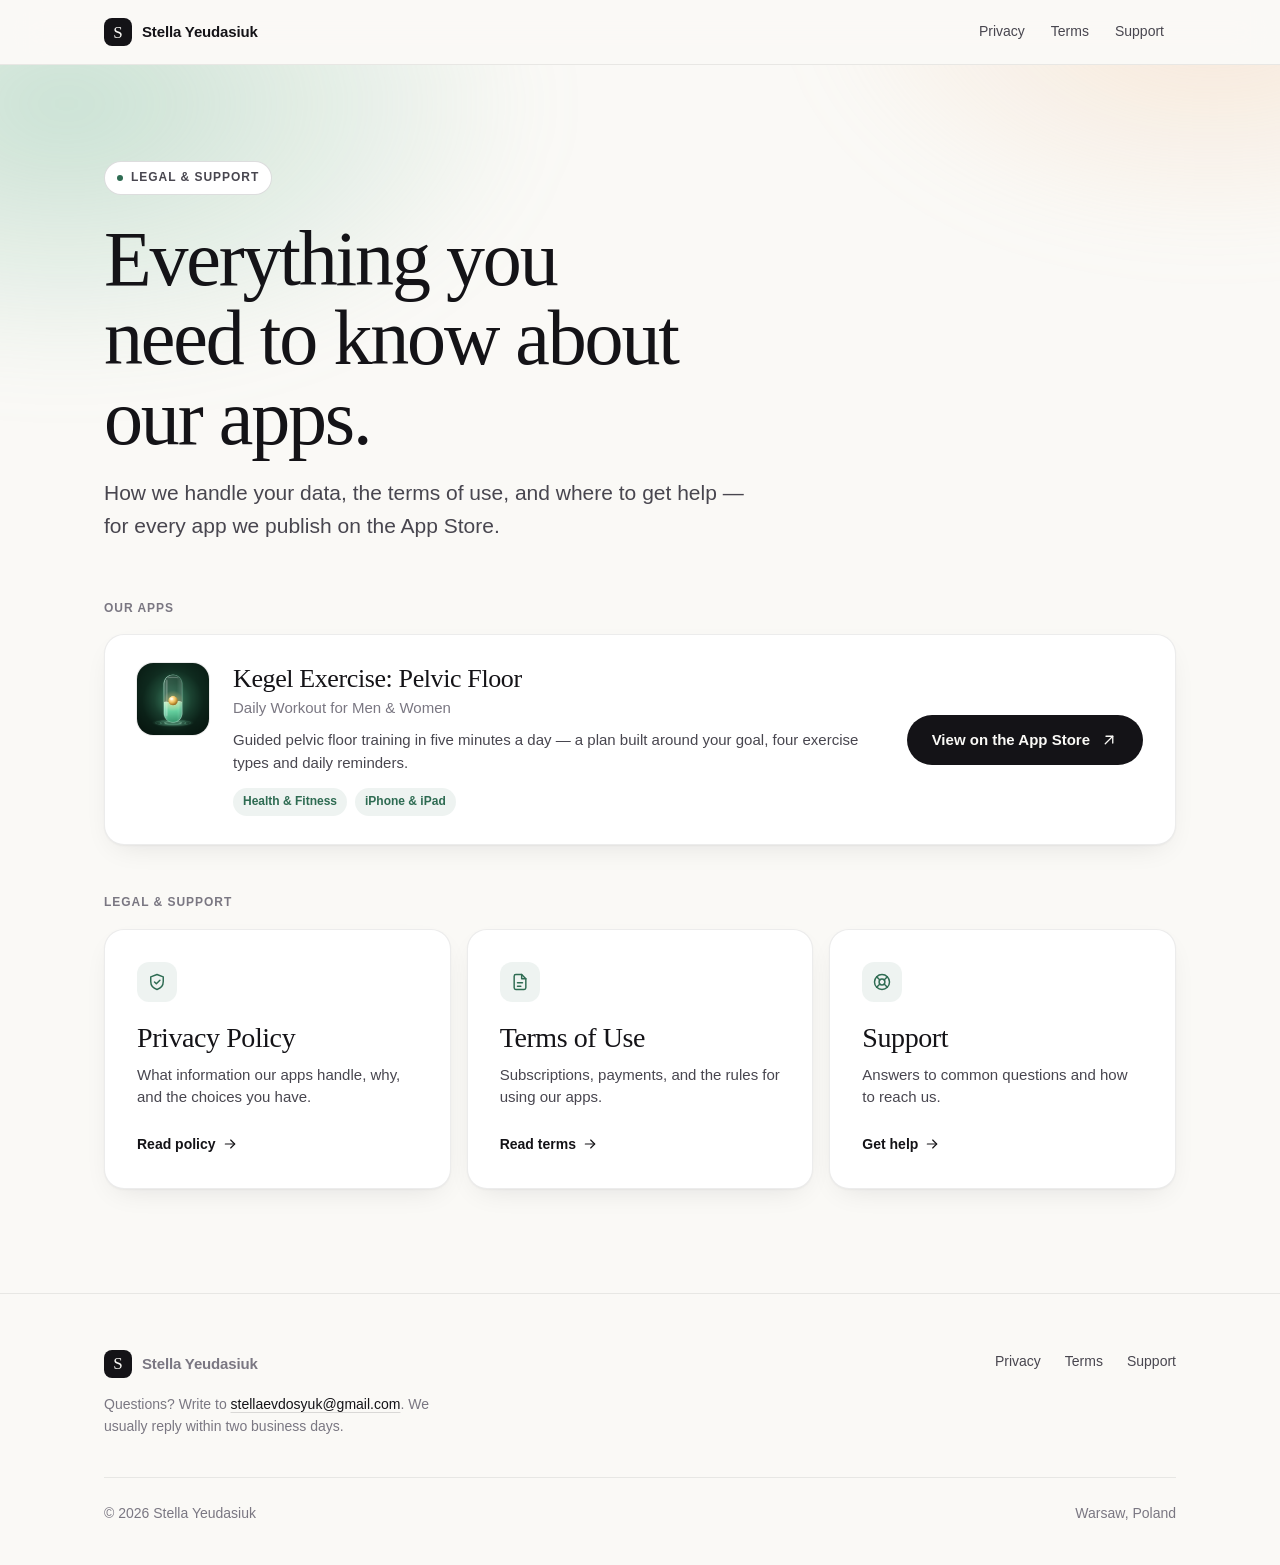
<file: index.html>
<!doctype html>
<html lang="en">
<head>
  <meta charset="utf-8">
  <meta name="viewport" content="width=device-width, initial-scale=1, viewport-fit=cover">
  <title>Stella Yeudasiuk — Legal &amp; Support</title>
  <meta name="description" content="Apps by Stella Yeudasiuk, with the Privacy Policy, Terms of Use and Support for each of them.">
  <link rel="canonical" href="https://stellaevdosyuk.github.io/">
  <meta name="theme-color" content="#faf9f6" media="(prefers-color-scheme: light)">
  <meta name="theme-color" content="#0c0c0e" media="(prefers-color-scheme: dark)">
  <meta property="og:type" content="website">
  <meta property="og:title" content="Stella Yeudasiuk — Legal &amp; Support">
  <meta property="og:description" content="Apps by Stella Yeudasiuk, with the Privacy Policy, Terms of Use and Support for each of them.">
  <meta property="og:url" content="https://stellaevdosyuk.github.io/">
  <link rel="icon" href="/favicon.svg" type="image/svg+xml">
  <link rel="stylesheet" href="/assets/style.css?v=2">
</head>
<body>
  <a class="skip" href="#main">Skip to content</a>

  <header class="nav">
    <div class="wrap nav__inner">
      <a class="brand" href="/" aria-current="page"><span class="brand__mark" aria-hidden="true">S</span><span class="brand__name">Stella Yeudasiuk</span></a>
      <nav class="nav__links" aria-label="Primary">
        <a href="/privacy/">Privacy</a>
        <a href="/terms/">Terms</a>
        <a href="/support/">Support</a>
      </nav>
    </div>
  </header>

  <main id="main">
    <section class="hero">
      <div class="wrap">
        <p class="eyebrow">Legal &amp; Support</p>
        <h1>Everything you need to know about our apps.</h1>
        <p class="lead">How we handle your data, the terms of use, and where to get help — for every app we publish on the App Store.</p>
      </div>
    </section>

    <section class="wrap block block--apps" id="apps" aria-labelledby="apps-title">
      <div class="block__head">
        <h2 class="label" id="apps-title">Our apps</h2>
      </div>
      <ul class="apps">
        <li class="app">
          <img class="app__icon" src="/assets/apps/kegel.png" width="72" height="72" alt="">
          <div class="app__body">
            <h3>Kegel Exercise: Pelvic Floor</h3>
            <p class="app__tagline">Daily Workout for Men &amp; Women</p>
            <p>Guided pelvic floor training in five minutes a day — a plan built around your goal, four exercise types and daily reminders.</p>
            <ul class="app__meta">
              <li>Health &amp; Fitness</li>
              <li>iPhone &amp; iPad</li>
            </ul>
          </div>
          <a class="btn btn--primary app__cta" href="https://apps.apple.com/app/id6812424053" aria-label="Kegel Exercise: Pelvic Floor on the App Store">
            View on the App Store
            <svg class="icon" viewBox="0 0 24 24" aria-hidden="true"><path d="M7 17L17 7"/><path d="M8 7h9v9"/></svg>
          </a>
        </li>
      </ul>
    </section>

    <section class="wrap block closing" aria-labelledby="pages-title">
      <div class="block__head">
        <h2 class="label" id="pages-title">Legal &amp; support</h2>
      </div>
      <div class="cards cards--3 cards--large">
        <a class="card" href="/privacy/">
          <div class="card__icon"><svg class="icon" viewBox="0 0 24 24" aria-hidden="true"><path d="M12 3l7.5 2.8v5.7c0 4.6-3.2 8.2-7.5 9.5-4.3-1.3-7.5-4.9-7.5-9.5V5.8L12 3z"/><path d="M9 12l2.2 2.2L15.5 10"/></svg></div>
          <h3>Privacy Policy</h3>
          <p>What information our apps handle, why, and the choices you have.</p>
          <span class="card__more">Read policy <svg class="icon" viewBox="0 0 24 24" aria-hidden="true"><path d="M5 12h14"/><path d="M13 6l6 6-6 6"/></svg></span>
        </a>
        <a class="card" href="/terms/">
          <div class="card__icon"><svg class="icon" viewBox="0 0 24 24" aria-hidden="true"><path d="M14 3H7a2 2 0 0 0-2 2v14a2 2 0 0 0 2 2h10a2 2 0 0 0 2-2V8l-5-5z"/><path d="M14 3v5h5"/><path d="M9 13h6"/><path d="M9 17h4"/></svg></div>
          <h3>Terms of Use</h3>
          <p>Subscriptions, payments, and the rules for using our apps.</p>
          <span class="card__more">Read terms <svg class="icon" viewBox="0 0 24 24" aria-hidden="true"><path d="M5 12h14"/><path d="M13 6l6 6-6 6"/></svg></span>
        </a>
        <a class="card" href="/support/">
          <div class="card__icon"><svg class="icon" viewBox="0 0 24 24" aria-hidden="true"><circle cx="12" cy="12" r="9"/><circle cx="12" cy="12" r="3.5"/><path d="M5.6 5.6l3.9 3.9"/><path d="M14.5 14.5l3.9 3.9"/><path d="M18.4 5.6l-3.9 3.9"/><path d="M9.5 14.5l-3.9 3.9"/></svg></div>
          <h3>Support</h3>
          <p>Answers to common questions and how to reach us.</p>
          <span class="card__more">Get help <svg class="icon" viewBox="0 0 24 24" aria-hidden="true"><path d="M5 12h14"/><path d="M13 6l6 6-6 6"/></svg></span>
        </a>
      </div>
    </section>
  </main>

  <footer class="footer">
    <div class="wrap">
      <div class="footer__top">
        <div>
          <a class="brand" href="/"><span class="brand__mark" aria-hidden="true">S</span><span class="brand__name">Stella Yeudasiuk</span></a>
          <p class="footer__note">Questions? Write to <a href="mailto:stellaevdosyuk@gmail.com">stellaevdosyuk@gmail.com</a>. We usually reply within two business days.</p>
        </div>
        <nav class="footer__links" aria-label="Footer">
          <a href="/privacy/">Privacy</a>
          <a href="/terms/">Terms</a>
          <a href="/support/">Support</a>
        </nav>
      </div>
      <div class="footer__bottom">
        <span>© 2026 Stella Yeudasiuk</span>
        <span>Warsaw, Poland</span>
      </div>
    </div>
  </footer>
</body>
</html>
</file>
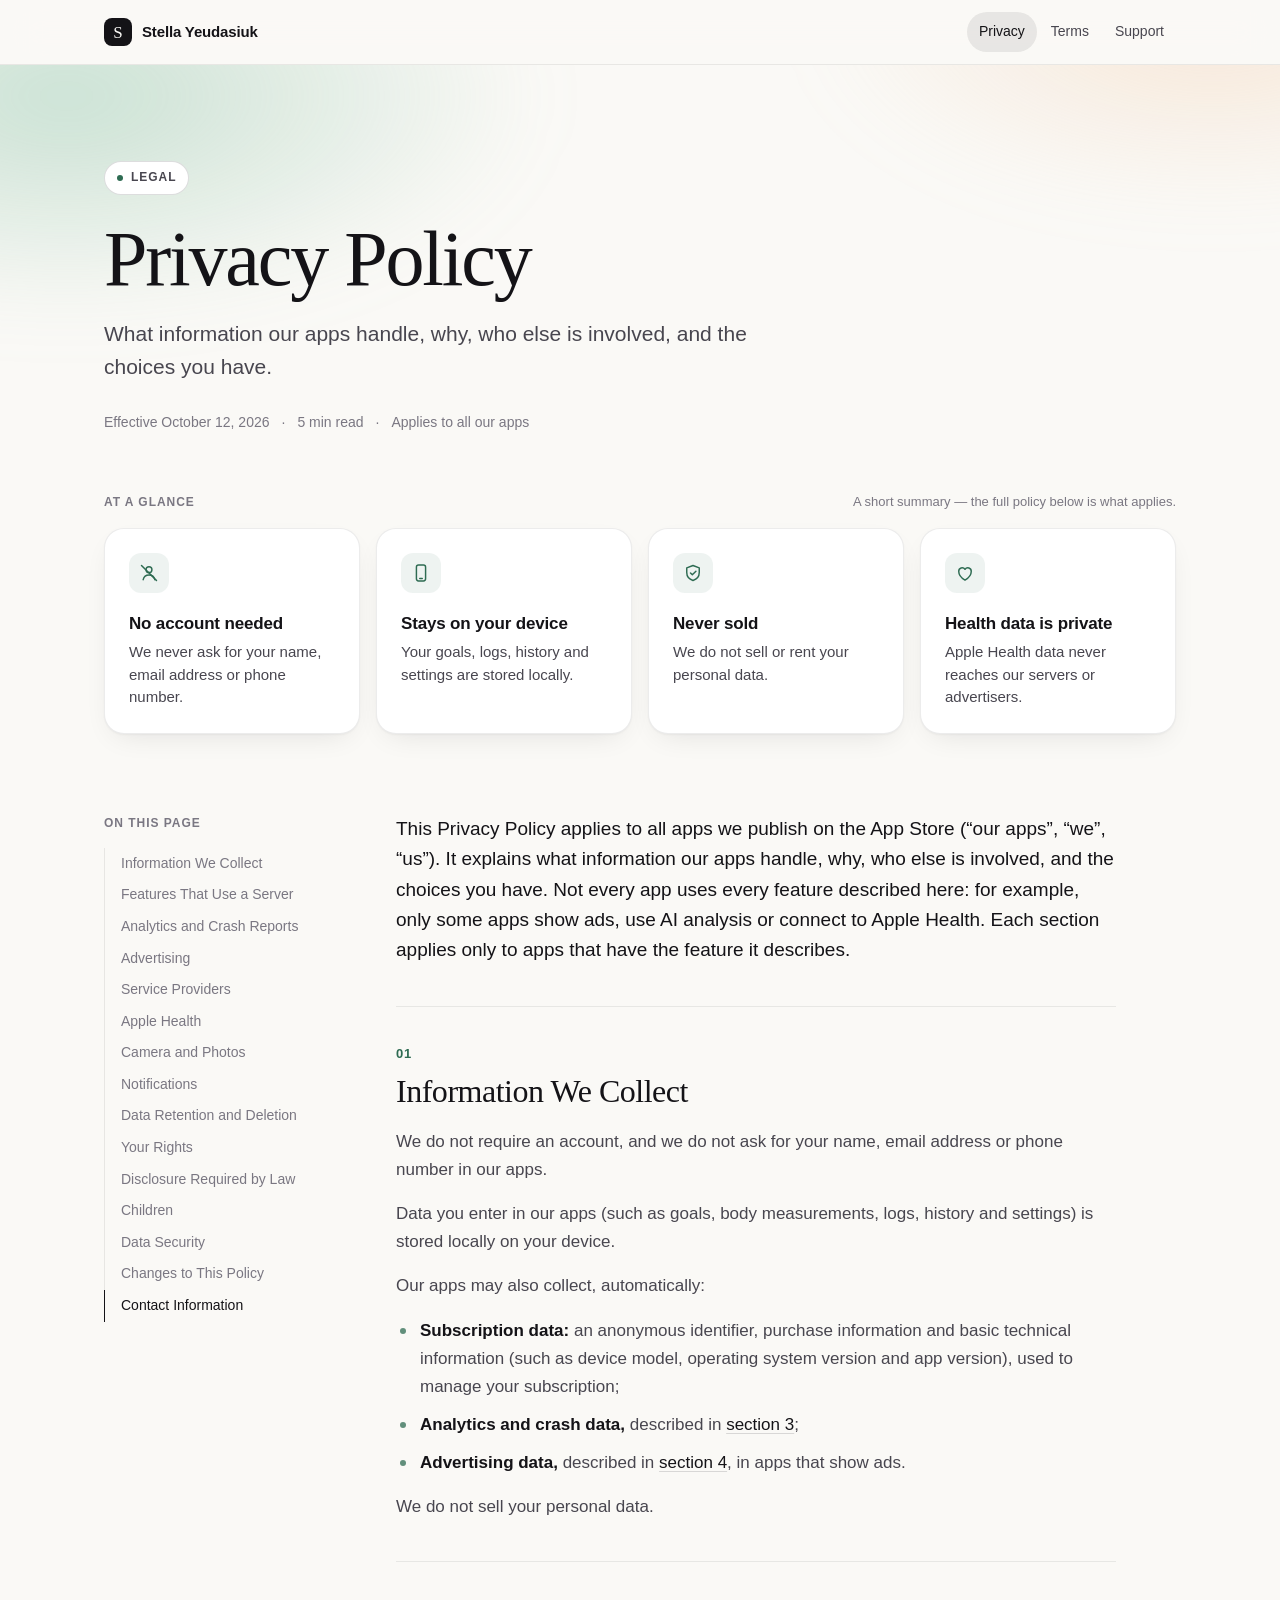
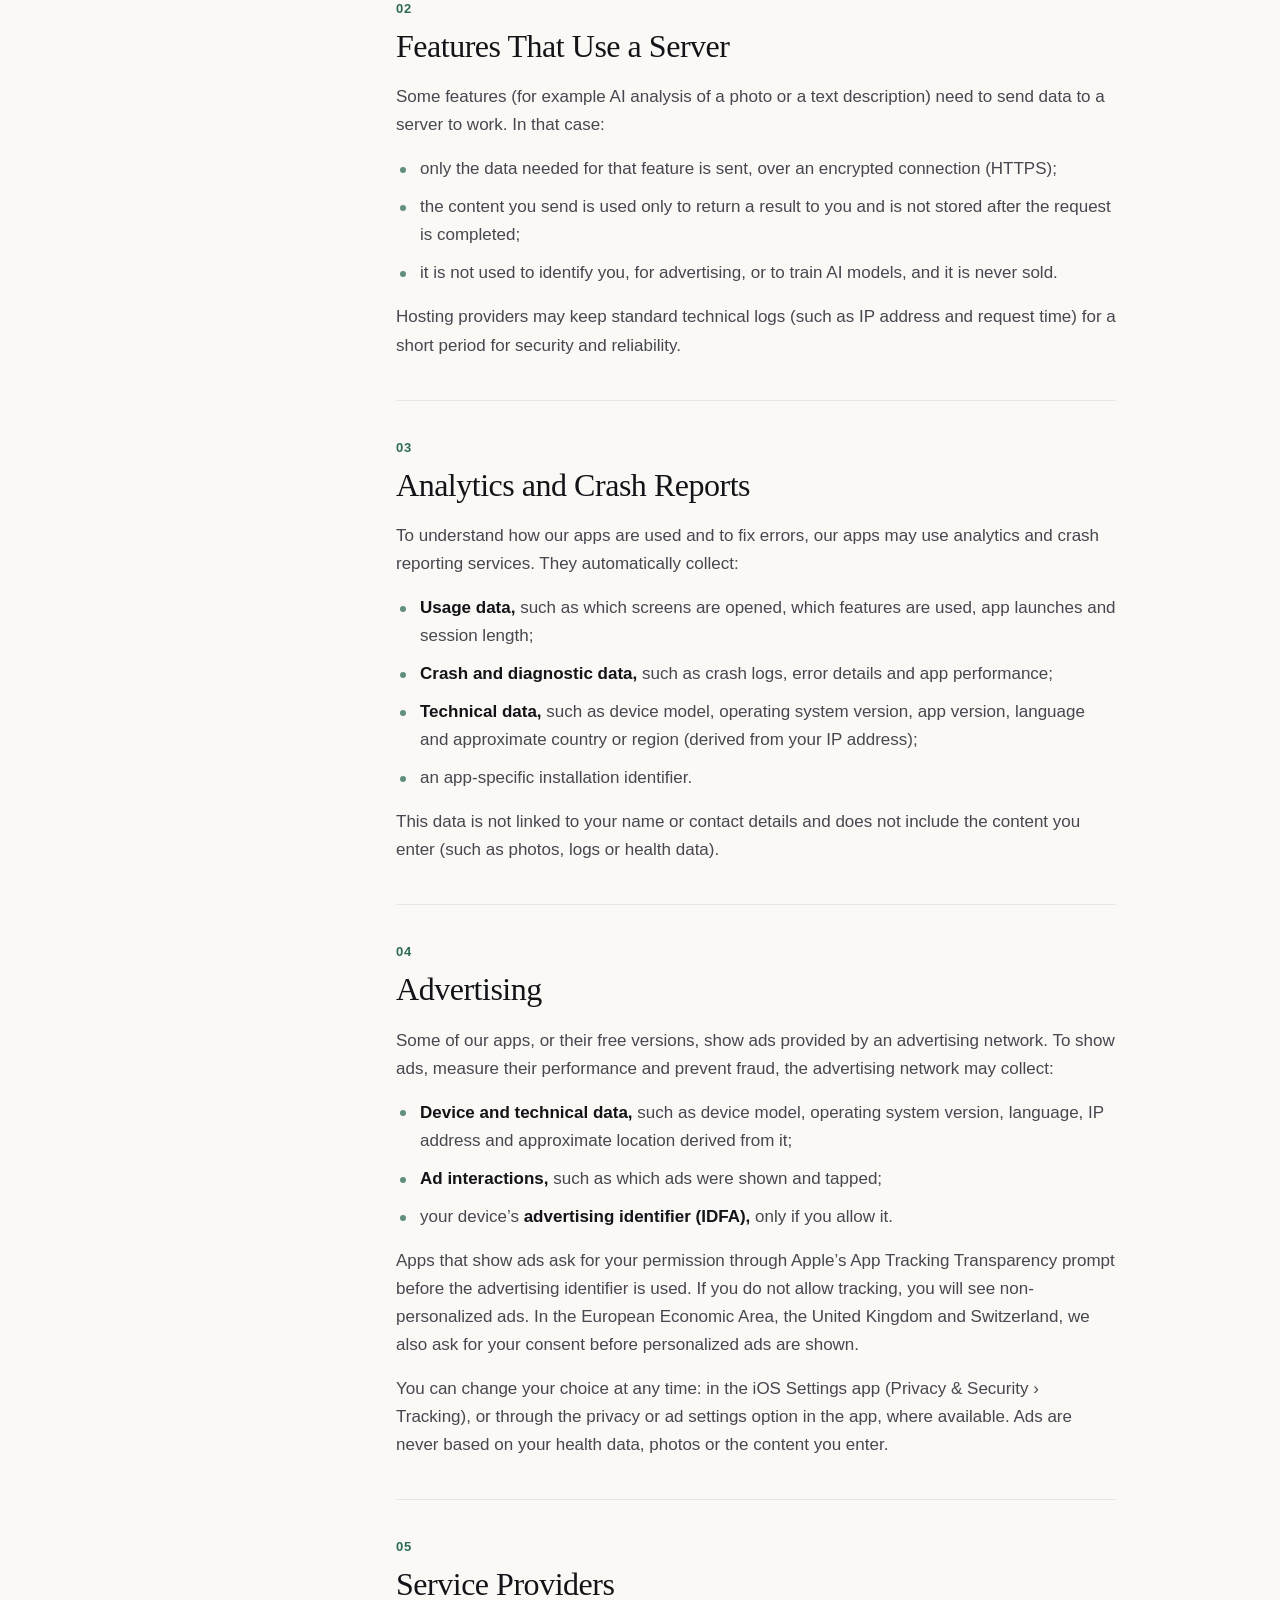
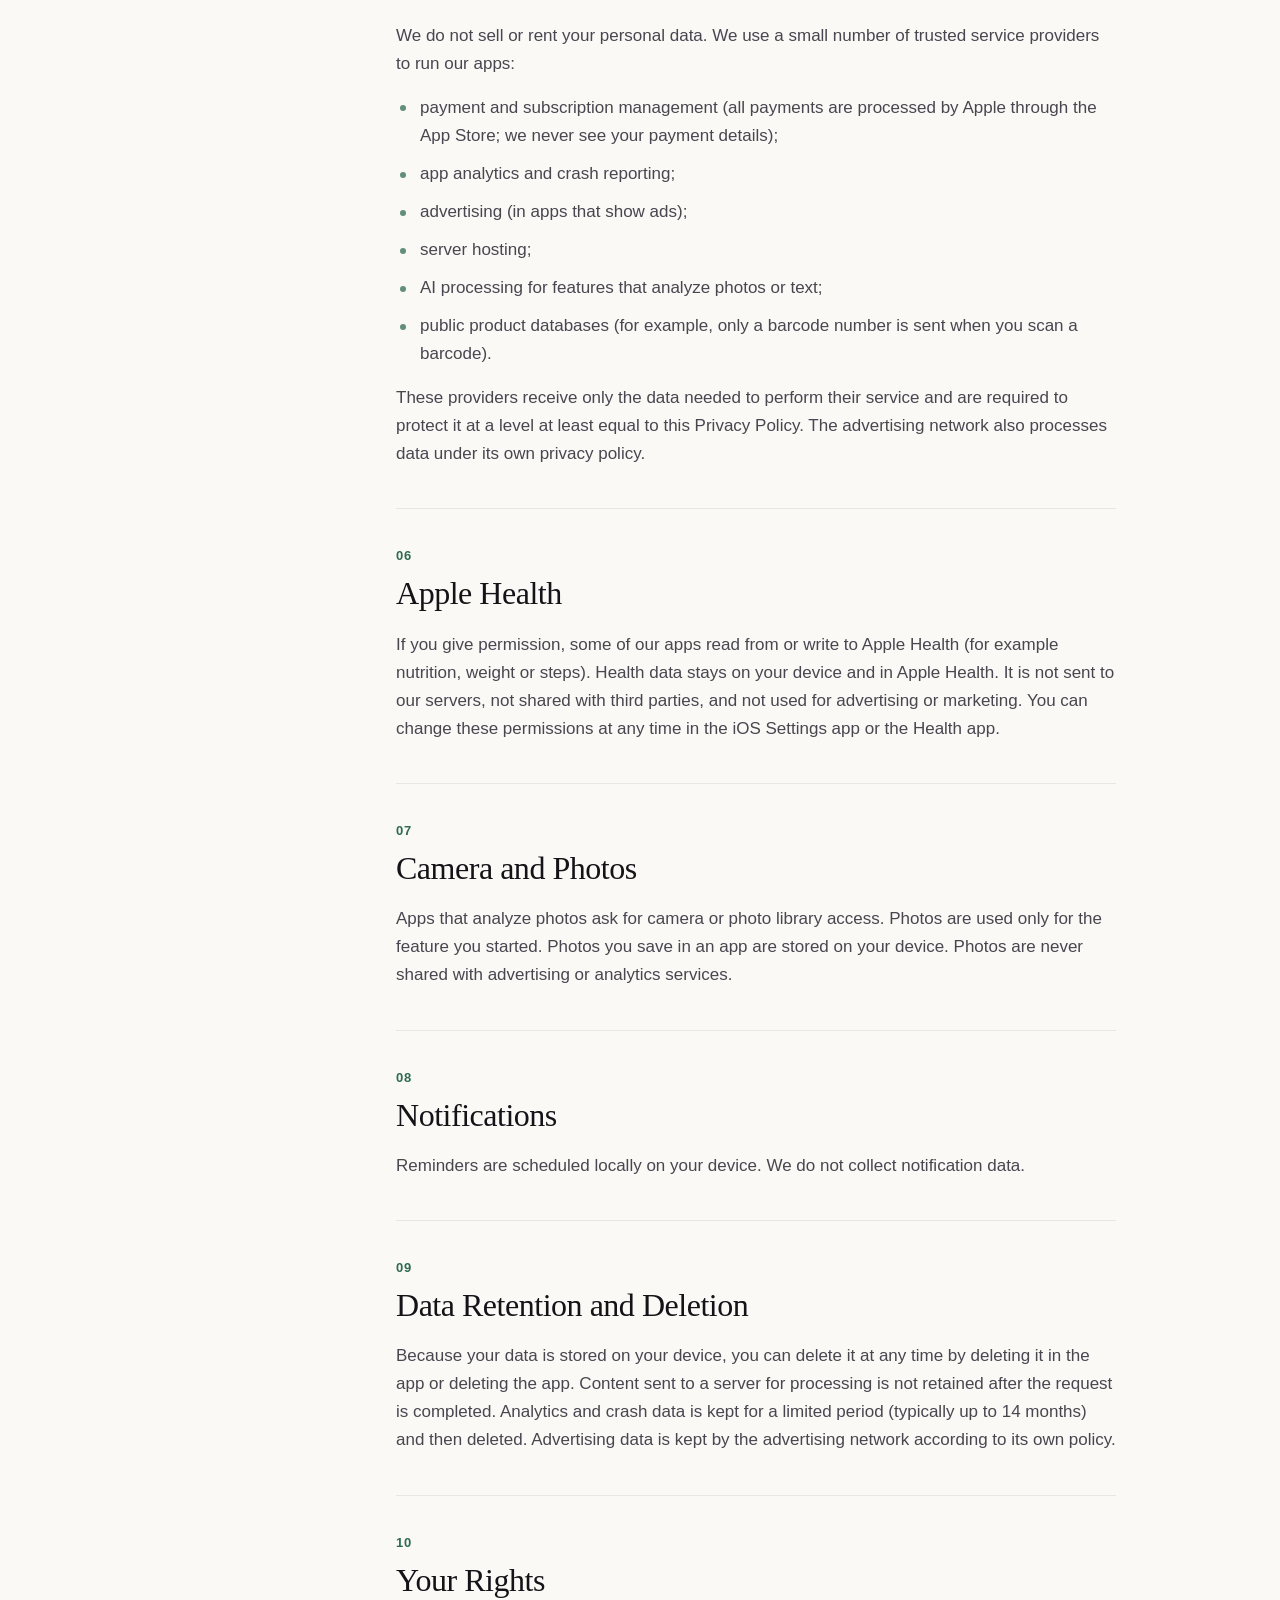
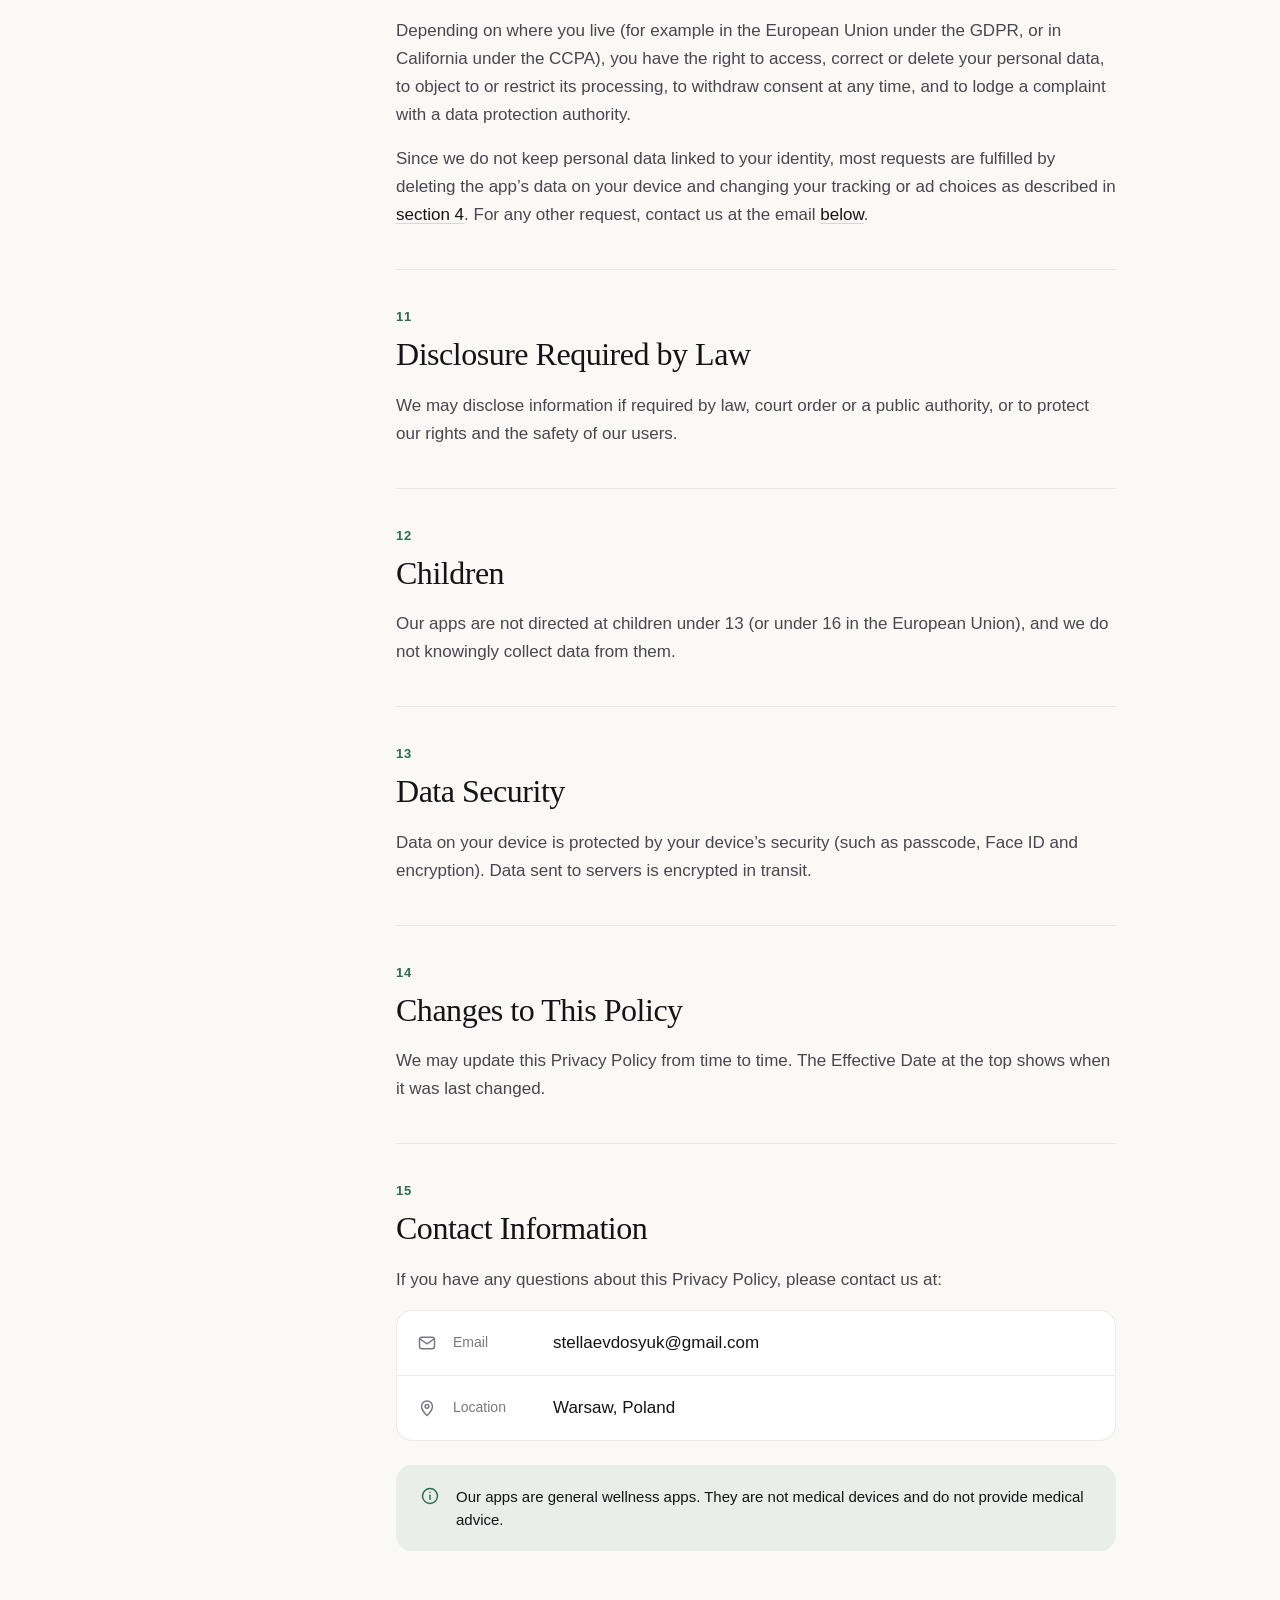
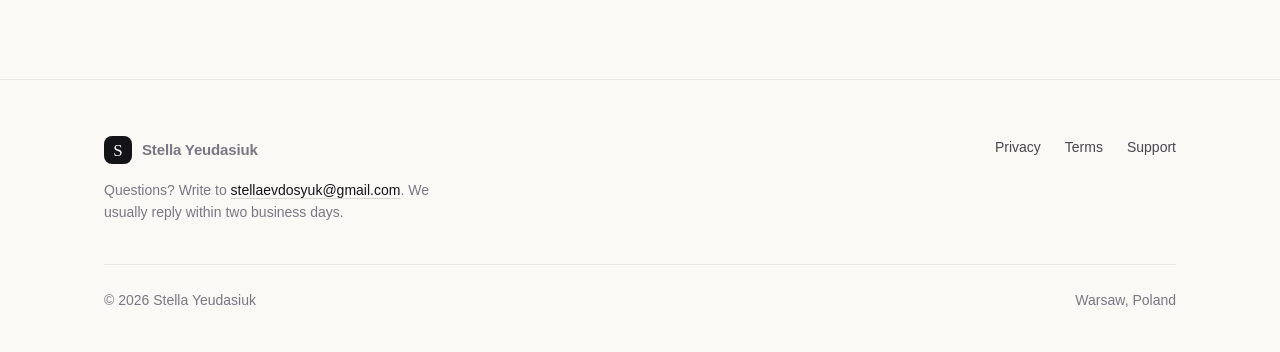
<file: privacy/index.html>
<!doctype html>
<html lang="en">
<head>
  <meta charset="utf-8">
  <meta name="viewport" content="width=device-width, initial-scale=1, viewport-fit=cover">
  <title>Privacy Policy — Stella Yeudasiuk</title>
  <meta name="description" content="What information our apps handle, why, who else is involved, and the choices you have.">
  <link rel="canonical" href="https://stellaevdosyuk.github.io/privacy/">
  <meta name="theme-color" content="#faf9f6" media="(prefers-color-scheme: light)">
  <meta name="theme-color" content="#0c0c0e" media="(prefers-color-scheme: dark)">
  <meta property="og:type" content="website">
  <meta property="og:title" content="Privacy Policy">
  <meta property="og:description" content="What information our apps handle, why, who else is involved, and the choices you have.">
  <meta property="og:url" content="https://stellaevdosyuk.github.io/privacy/">
  <link rel="icon" href="/favicon.svg" type="image/svg+xml">
  <link rel="stylesheet" href="/assets/style.css?v=2">
  <script src="/assets/site.js?v=2" defer></script>
</head>
<body>
  <a class="skip" href="#main">Skip to content</a>
  <div class="progress" aria-hidden="true"><span></span></div>

  <header class="nav">
    <div class="wrap nav__inner">
      <a class="brand" href="/"><span class="brand__mark" aria-hidden="true">S</span><span class="brand__name">Stella Yeudasiuk</span></a>
      <nav class="nav__links" aria-label="Primary">
        <a href="/privacy/" aria-current="page">Privacy</a>
        <a href="/terms/">Terms</a>
        <a href="/support/">Support</a>
      </nav>
    </div>
  </header>

  <main id="main">
    <section class="hero">
      <div class="wrap">
        <p class="eyebrow">Legal</p>
        <h1>Privacy Policy</h1>
        <p class="lead">What information our apps handle, why, who else is involved, and the choices you have.</p>
        <ul class="meta">
          <li>Effective October 12, 2026</li>
          <li>5 min read</li>
          <li>Applies to all our apps</li>
        </ul>
      </div>
    </section>

    <section class="wrap block" aria-labelledby="glance">
      <div class="block__head">
        <h2 class="label" id="glance">At a glance</h2>
        <p class="block__note">A short summary — the full policy below is what applies.</p>
      </div>
      <div class="cards">
        <div class="card">
          <div class="card__icon"><svg class="icon" viewBox="0 0 24 24" aria-hidden="true"><circle cx="12" cy="8" r="3.5"/><path d="M5 20c.8-3.5 3.6-5.5 7-5.5s6.2 2 7 5.5"/><path d="M3 3l18 18"/></svg></div>
          <h3>No account needed</h3>
          <p>We never ask for your name, email address or phone number.</p>
        </div>
        <div class="card">
          <div class="card__icon"><svg class="icon" viewBox="0 0 24 24" aria-hidden="true"><rect x="6.5" y="2.5" width="11" height="19" rx="2.5"/><path d="M10.5 18.5h3"/></svg></div>
          <h3>Stays on your device</h3>
          <p>Your goals, logs, history and settings are stored locally.</p>
        </div>
        <div class="card">
          <div class="card__icon"><svg class="icon" viewBox="0 0 24 24" aria-hidden="true"><path d="M12 3l7.5 2.8v5.7c0 4.6-3.2 8.2-7.5 9.5-4.3-1.3-7.5-4.9-7.5-9.5V5.8L12 3z"/><path d="M9 12l2.2 2.2L15.5 10"/></svg></div>
          <h3>Never sold</h3>
          <p>We do not sell or rent your personal data.</p>
        </div>
        <div class="card">
          <div class="card__icon"><svg class="icon" viewBox="0 0 24 24" aria-hidden="true"><path d="M12 20.5s-7.5-4.6-7.5-10.4A4.1 4.1 0 0 1 12 7.6a4.1 4.1 0 0 1 7.5 2.5c0 5.8-7.5 10.4-7.5 10.4z"/></svg></div>
          <h3>Health data is private</h3>
          <p>Apple Health data never reaches our servers or advertisers.</p>
        </div>
      </div>
    </section>

    <div class="wrap doc">
      <details class="toc">
        <summary>On this page</summary>
        <ol>
          <li><a href="#information-we-collect">Information We Collect</a></li>
          <li><a href="#server-features">Features That Use a Server</a></li>
          <li><a href="#analytics">Analytics and Crash Reports</a></li>
          <li><a href="#advertising">Advertising</a></li>
          <li><a href="#service-providers">Service Providers</a></li>
          <li><a href="#apple-health">Apple Health</a></li>
          <li><a href="#camera-and-photos">Camera and Photos</a></li>
          <li><a href="#notifications">Notifications</a></li>
          <li><a href="#retention">Data Retention and Deletion</a></li>
          <li><a href="#your-rights">Your Rights</a></li>
          <li><a href="#disclosure">Disclosure Required by Law</a></li>
          <li><a href="#children">Children</a></li>
          <li><a href="#security">Data Security</a></li>
          <li><a href="#changes">Changes to This Policy</a></li>
          <li><a href="#contact">Contact Information</a></li>
        </ol>
      </details>

      <article class="prose">
        <p class="intro">This Privacy Policy applies to all apps we publish on the App Store (“our apps”, “we”, “us”). It explains what information our apps handle, why, who else is involved, and the choices you have. Not every app uses every feature described here: for example, only some apps show ads, use AI analysis or connect to Apple Health. Each section applies only to apps that have the feature it describes.</p>

        <section id="information-we-collect">
          <h2><span class="num">01</span>Information We Collect</h2>
          <p>We do not require an account, and we do not ask for your name, email address or phone number in our apps.</p>
          <p>Data you enter in our apps (such as goals, body measurements, logs, history and settings) is stored locally on your device.</p>
          <p>Our apps may also collect, automatically:</p>
          <ul>
            <li><strong>Subscription data:</strong> an anonymous identifier, purchase information and basic technical information (such as device model, operating system version and app version), used to manage your subscription;</li>
            <li><strong>Analytics and crash data,</strong> described in <a href="#analytics">section 3</a>;</li>
            <li><strong>Advertising data,</strong> described in <a href="#advertising">section 4</a>, in apps that show ads.</li>
          </ul>
          <p>We do not sell your personal data.</p>
        </section>

        <section id="server-features">
          <h2><span class="num">02</span>Features That Use a Server</h2>
          <p>Some features (for example AI analysis of a photo or a text description) need to send data to a server to work. In that case:</p>
          <ul>
            <li>only the data needed for that feature is sent, over an encrypted connection (HTTPS);</li>
            <li>the content you send is used only to return a result to you and is not stored after the request is completed;</li>
            <li>it is not used to identify you, for advertising, or to train AI models, and it is never sold.</li>
          </ul>
          <p>Hosting providers may keep standard technical logs (such as IP address and request time) for a short period for security and reliability.</p>
        </section>

        <section id="analytics">
          <h2><span class="num">03</span>Analytics and Crash Reports</h2>
          <p>To understand how our apps are used and to fix errors, our apps may use analytics and crash reporting services. They automatically collect:</p>
          <ul>
            <li><strong>Usage data,</strong> such as which screens are opened, which features are used, app launches and session length;</li>
            <li><strong>Crash and diagnostic data,</strong> such as crash logs, error details and app performance;</li>
            <li><strong>Technical data,</strong> such as device model, operating system version, app version, language and approximate country or region (derived from your IP address);</li>
            <li>an app-specific installation identifier.</li>
          </ul>
          <p>This data is not linked to your name or contact details and does not include the content you enter (such as photos, logs or health data).</p>
        </section>

        <section id="advertising">
          <h2><span class="num">04</span>Advertising</h2>
          <p>Some of our apps, or their free versions, show ads provided by an advertising network. To show ads, measure their performance and prevent fraud, the advertising network may collect:</p>
          <ul>
            <li><strong>Device and technical data,</strong> such as device model, operating system version, language, IP address and approximate location derived from it;</li>
            <li><strong>Ad interactions,</strong> such as which ads were shown and tapped;</li>
            <li>your device’s <strong>advertising identifier (IDFA),</strong> only if you allow it.</li>
          </ul>
          <p>Apps that show ads ask for your permission through Apple’s App Tracking Transparency prompt before the advertising identifier is used. If you do not allow tracking, you will see non-personalized ads. In the European Economic Area, the United Kingdom and Switzerland, we also ask for your consent before personalized ads are shown.</p>
          <p>You can change your choice at any time: in the iOS Settings app (Privacy &amp; Security › Tracking), or through the privacy or ad settings option in the app, where available. Ads are never based on your health data, photos or the content you enter.</p>
        </section>

        <section id="service-providers">
          <h2><span class="num">05</span>Service Providers</h2>
          <p>We do not sell or rent your personal data. We use a small number of trusted service providers to run our apps:</p>
          <ul>
            <li>payment and subscription management (all payments are processed by Apple through the App Store; we never see your payment details);</li>
            <li>app analytics and crash reporting;</li>
            <li>advertising (in apps that show ads);</li>
            <li>server hosting;</li>
            <li>AI processing for features that analyze photos or text;</li>
            <li>public product databases (for example, only a barcode number is sent when you scan a barcode).</li>
          </ul>
          <p>These providers receive only the data needed to perform their service and are required to protect it at a level at least equal to this Privacy Policy. The advertising network also processes data under its own privacy policy.</p>
        </section>

        <section id="apple-health">
          <h2><span class="num">06</span>Apple Health</h2>
          <p>If you give permission, some of our apps read from or write to Apple Health (for example nutrition, weight or steps). Health data stays on your device and in Apple Health. It is not sent to our servers, not shared with third parties, and not used for advertising or marketing. You can change these permissions at any time in the iOS Settings app or the Health app.</p>
        </section>

        <section id="camera-and-photos">
          <h2><span class="num">07</span>Camera and Photos</h2>
          <p>Apps that analyze photos ask for camera or photo library access. Photos are used only for the feature you started. Photos you save in an app are stored on your device. Photos are never shared with advertising or analytics services.</p>
        </section>

        <section id="notifications">
          <h2><span class="num">08</span>Notifications</h2>
          <p>Reminders are scheduled locally on your device. We do not collect notification data.</p>
        </section>

        <section id="retention">
          <h2><span class="num">09</span>Data Retention and Deletion</h2>
          <p>Because your data is stored on your device, you can delete it at any time by deleting it in the app or deleting the app. Content sent to a server for processing is not retained after the request is completed. Analytics and crash data is kept for a limited period (typically up to 14 months) and then deleted. Advertising data is kept by the advertising network according to its own policy.</p>
        </section>

        <section id="your-rights">
          <h2><span class="num">10</span>Your Rights</h2>
          <p>Depending on where you live (for example in the European Union under the GDPR, or in California under the CCPA), you have the right to access, correct or delete your personal data, to object to or restrict its processing, to withdraw consent at any time, and to lodge a complaint with a data protection authority.</p>
          <p>Since we do not keep personal data linked to your identity, most requests are fulfilled by deleting the app’s data on your device and changing your tracking or ad choices as described in <a href="#advertising">section 4</a>. For any other request, contact us at the email <a href="#contact">below</a>.</p>
        </section>

        <section id="disclosure">
          <h2><span class="num">11</span>Disclosure Required by Law</h2>
          <p>We may disclose information if required by law, court order or a public authority, or to protect our rights and the safety of our users.</p>
        </section>

        <section id="children">
          <h2><span class="num">12</span>Children</h2>
          <p>Our apps are not directed at children under 13 (or under 16 in the European Union), and we do not knowingly collect data from them.</p>
        </section>

        <section id="security">
          <h2><span class="num">13</span>Data Security</h2>
          <p>Data on your device is protected by your device’s security (such as passcode, Face ID and encryption). Data sent to servers is encrypted in transit.</p>
        </section>

        <section id="changes">
          <h2><span class="num">14</span>Changes to This Policy</h2>
          <p>We may update this Privacy Policy from time to time. The Effective Date at the top shows when it was last changed.</p>
        </section>

        <section id="contact">
          <h2><span class="num">15</span>Contact Information</h2>
          <p>If you have any questions about this Privacy Policy, please contact us at:</p>
          <div class="contact">
            <div class="contact__row">
              <svg class="icon" viewBox="0 0 24 24" aria-hidden="true"><rect x="3" y="5" width="18" height="14" rx="3"/><path d="M4 7.5l8 5.5 8-5.5"/></svg>
              <span class="contact__label">Email</span>
              <a class="contact__value" href="mailto:stellaevdosyuk@gmail.com">stellaevdosyuk@gmail.com</a>
            </div>
            <div class="contact__row">
              <svg class="icon" viewBox="0 0 24 24" aria-hidden="true"><path d="M12 21s-6.5-5.6-6.5-11a6.5 6.5 0 0 1 13 0c0 5.4-6.5 11-6.5 11z"/><circle cx="12" cy="10" r="2.3"/></svg>
              <span class="contact__label">Location</span>
              <span class="contact__value">Warsaw, Poland</span>
            </div>
          </div>
          <div class="callout">
            <svg class="icon" viewBox="0 0 24 24" aria-hidden="true"><circle cx="12" cy="12" r="9"/><path d="M12 11v5"/><path d="M12 7.5h.01"/></svg>
            <p>Our apps are general wellness apps. They are not medical devices and do not provide medical advice.</p>
          </div>
        </section>
      </article>
    </div>
  </main>

  <footer class="footer">
    <div class="wrap">
      <div class="footer__top">
        <div>
          <a class="brand" href="/"><span class="brand__mark" aria-hidden="true">S</span><span class="brand__name">Stella Yeudasiuk</span></a>
          <p class="footer__note">Questions? Write to <a href="mailto:stellaevdosyuk@gmail.com">stellaevdosyuk@gmail.com</a>. We usually reply within two business days.</p>
        </div>
        <nav class="footer__links" aria-label="Footer">
          <a href="/privacy/">Privacy</a>
          <a href="/terms/">Terms</a>
          <a href="/support/">Support</a>
        </nav>
      </div>
      <div class="footer__bottom">
        <span>© 2026 Stella Yeudasiuk</span>
        <span>Warsaw, Poland</span>
      </div>
    </div>
  </footer>
</body>
</html>
</file>
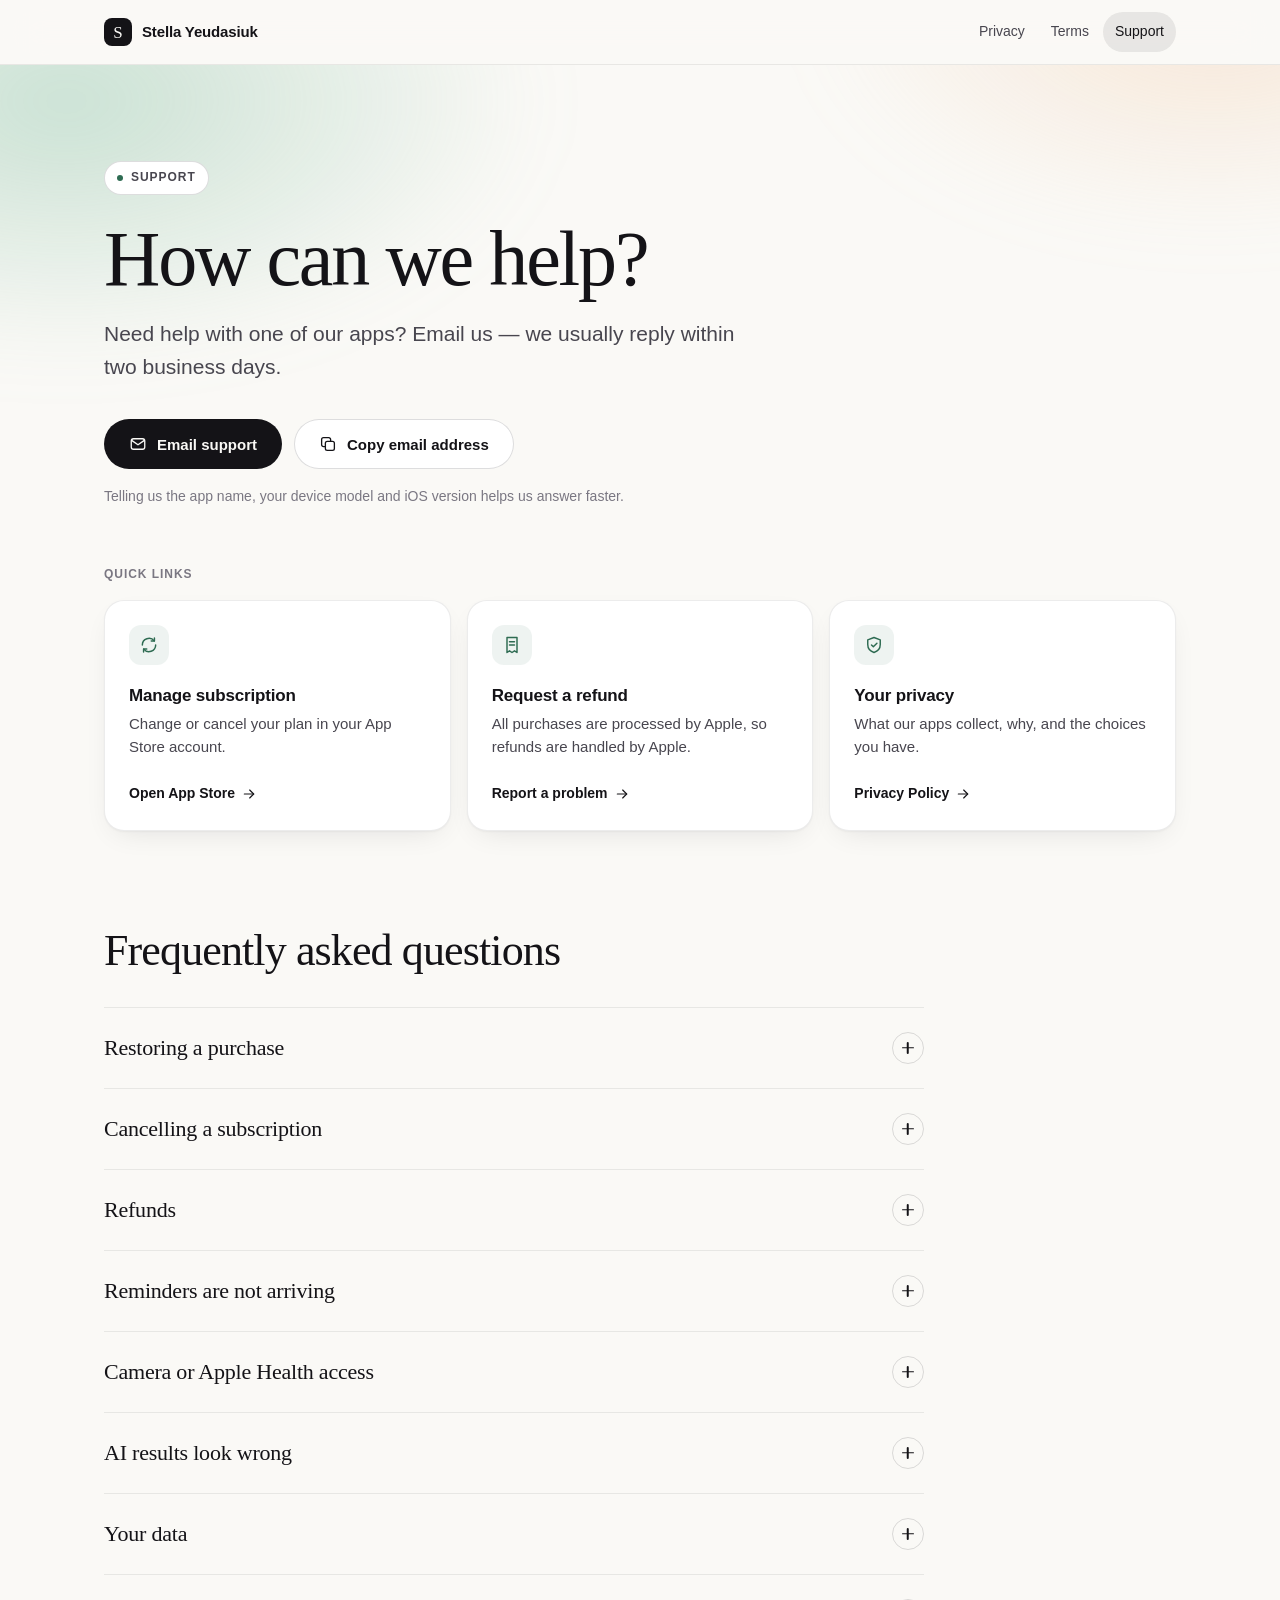
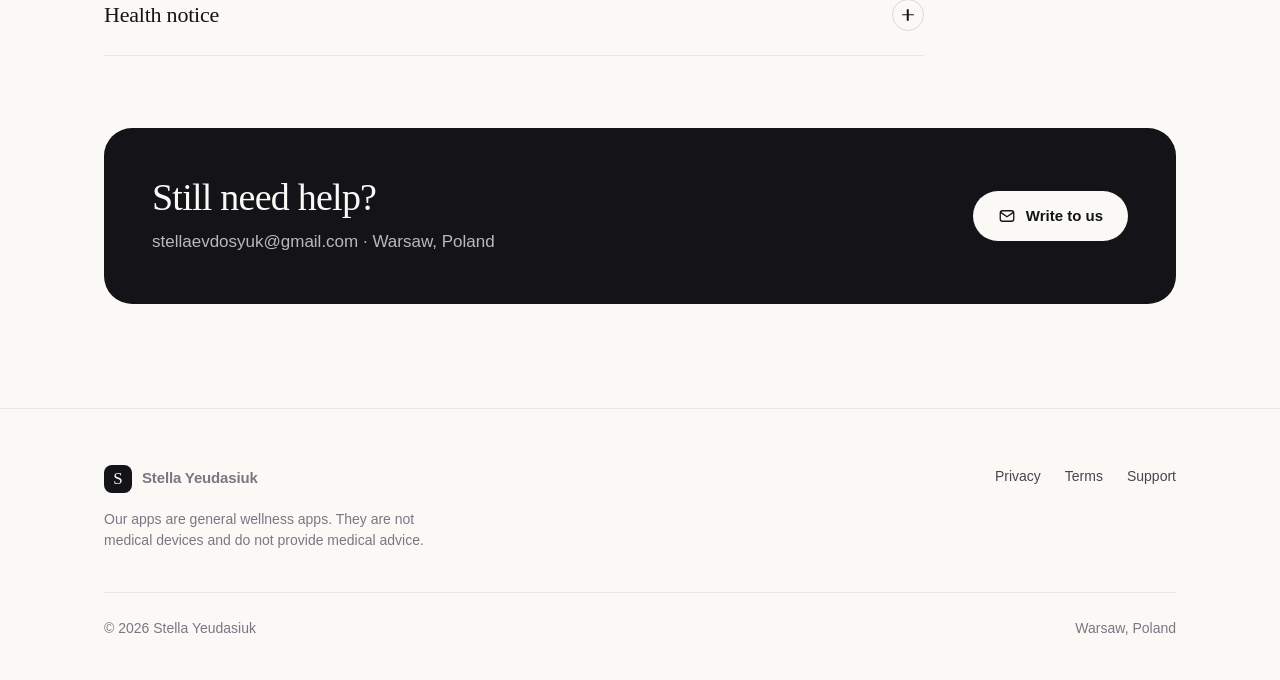
<file: support/index.html>
<!doctype html>
<html lang="en">
<head>
  <meta charset="utf-8">
  <meta name="viewport" content="width=device-width, initial-scale=1, viewport-fit=cover">
  <title>Support — Stella Yeudasiuk</title>
  <meta name="description" content="Need help with one of our apps? Answers to common questions and how to reach us.">
  <link rel="canonical" href="https://stellaevdosyuk.github.io/support/">
  <meta name="theme-color" content="#faf9f6" media="(prefers-color-scheme: light)">
  <meta name="theme-color" content="#0c0c0e" media="(prefers-color-scheme: dark)">
  <meta property="og:type" content="website">
  <meta property="og:title" content="Support">
  <meta property="og:description" content="Need help with one of our apps? Answers to common questions and how to reach us.">
  <meta property="og:url" content="https://stellaevdosyuk.github.io/support/">
  <link rel="icon" href="/favicon.svg" type="image/svg+xml">
  <link rel="stylesheet" href="/assets/style.css?v=2">
  <script src="/assets/site.js?v=2" defer></script>
</head>
<body>
  <a class="skip" href="#main">Skip to content</a>

  <header class="nav">
    <div class="wrap nav__inner">
      <a class="brand" href="/"><span class="brand__mark" aria-hidden="true">S</span><span class="brand__name">Stella Yeudasiuk</span></a>
      <nav class="nav__links" aria-label="Primary">
        <a href="/privacy/">Privacy</a>
        <a href="/terms/">Terms</a>
        <a href="/support/" aria-current="page">Support</a>
      </nav>
    </div>
  </header>

  <main id="main">
    <section class="hero">
      <div class="wrap">
        <p class="eyebrow">Support</p>
        <h1>How can we help?</h1>
        <p class="lead">Need help with one of our apps? Email us — we usually reply within two business days.</p>
        <div class="actions">
          <a class="btn btn--primary" href="mailto:stellaevdosyuk@gmail.com?subject=Support%20request&amp;body=App%3A%20%0ADevice%20model%3A%20%0AiOS%20version%3A%20%0A%0AWhat%20happened%3A%20%0A">
            <svg class="icon" viewBox="0 0 24 24" aria-hidden="true"><rect x="3" y="5" width="18" height="14" rx="3"/><path d="M4 7.5l8 5.5 8-5.5"/></svg>
            Email support
          </a>
          <button class="btn btn--ghost" type="button" data-copy="stellaevdosyuk@gmail.com">
            <svg class="icon" viewBox="0 0 24 24" aria-hidden="true"><rect x="8.5" y="8.5" width="12" height="12" rx="2.5"/><path d="M15.5 8.5V6A2.5 2.5 0 0 0 13 3.5H6A2.5 2.5 0 0 0 3.5 6v7A2.5 2.5 0 0 0 6 15.5h2.5"/></svg>
            <span>Copy email address</span>
          </button>
        </div>
        <p class="hint">Telling us the app name, your device model and iOS version helps us answer faster.</p>
      </div>
    </section>

    <section class="wrap block" aria-labelledby="shortcuts">
      <div class="block__head">
        <h2 class="label" id="shortcuts">Quick links</h2>
      </div>
      <div class="cards cards--3">
        <a class="card" href="https://apps.apple.com/account/subscriptions">
          <div class="card__icon"><svg class="icon" viewBox="0 0 24 24" aria-hidden="true"><path d="M20 12a8 8 0 0 1-14.3 4.9"/><path d="M4 12a8 8 0 0 1 14.3-4.9"/><path d="M18.5 3.5v3.8h-3.8"/><path d="M5.5 20.5v-3.8h3.8"/></svg></div>
          <h3>Manage subscription</h3>
          <p>Change or cancel your plan in your App Store account.</p>
          <span class="card__more">Open App Store <svg class="icon" viewBox="0 0 24 24" aria-hidden="true"><path d="M5 12h14"/><path d="M13 6l6 6-6 6"/></svg></span>
        </a>
        <a class="card" href="https://reportaproblem.apple.com">
          <div class="card__icon"><svg class="icon" viewBox="0 0 24 24" aria-hidden="true"><path d="M6 3h12v18l-3-2-3 2-3-2-3 2V3z"/><path d="M9 8h6"/><path d="M9 12h6"/></svg></div>
          <h3>Request a refund</h3>
          <p>All purchases are processed by Apple, so refunds are handled by Apple.</p>
          <span class="card__more">Report a problem <svg class="icon" viewBox="0 0 24 24" aria-hidden="true"><path d="M5 12h14"/><path d="M13 6l6 6-6 6"/></svg></span>
        </a>
        <a class="card" href="/privacy/">
          <div class="card__icon"><svg class="icon" viewBox="0 0 24 24" aria-hidden="true"><path d="M12 3l7.5 2.8v5.7c0 4.6-3.2 8.2-7.5 9.5-4.3-1.3-7.5-4.9-7.5-9.5V5.8L12 3z"/><path d="M9 12l2.2 2.2L15.5 10"/></svg></div>
          <h3>Your privacy</h3>
          <p>What our apps collect, why, and the choices you have.</p>
          <span class="card__more">Privacy Policy <svg class="icon" viewBox="0 0 24 24" aria-hidden="true"><path d="M5 12h14"/><path d="M13 6l6 6-6 6"/></svg></span>
        </a>
      </div>
    </section>

    <section class="section">
      <div class="wrap">
        <h2 class="section__title">Frequently asked questions</h2>
        <div class="faq">
          <details id="restore">
            <summary>Restoring a purchase<span class="plus" aria-hidden="true"></span></summary>
            <div class="answer">
              <p>If you already bought a subscription and it is not active, open any Premium screen in the app and tap Restore. Make sure you are signed in with the same Apple Account you used for the original purchase.</p>
            </div>
          </details>
          <details id="cancel">
            <summary>Cancelling a subscription<span class="plus" aria-hidden="true"></span></summary>
            <div class="answer">
              <p>Subscriptions are managed by Apple, not by us. On your device open the Settings app, tap your name, then Subscriptions, select the app and tap Cancel. Cancel at least 24 hours before the renewal date to avoid being charged for the next period.</p>
              <p><a href="https://apps.apple.com/account/subscriptions">Open your subscriptions</a></p>
            </div>
          </details>
          <details id="refunds">
            <summary>Refunds<span class="plus" aria-hidden="true"></span></summary>
            <div class="answer">
              <p>All purchases are processed by Apple, so refunds are handled by Apple. You can request one at <a href="https://reportaproblem.apple.com">reportaproblem.apple.com</a>.</p>
            </div>
          </details>
          <details id="reminders">
            <summary>Reminders are not arriving<span class="plus" aria-hidden="true"></span></summary>
            <div class="answer">
              <p>First check that notifications are allowed: open the iOS Settings app, find the app, then Notifications. Then confirm the reminder is switched on in the app’s settings.</p>
            </div>
          </details>
          <details id="permissions">
            <summary>Camera or Apple Health access<span class="plus" aria-hidden="true"></span></summary>
            <div class="answer">
              <p>If you declined access earlier, open the iOS Settings app, find the app and turn on Camera or Photos.</p>
              <p>For Apple Health, open the Health app, tap your profile picture, then Apps, select the app and turn on the data you want to share.</p>
            </div>
          </details>
          <details id="ai-results">
            <summary>AI results look wrong<span class="plus" aria-hidden="true"></span></summary>
            <div class="answer">
              <p>Values calculated by AI (such as calories and nutrients) are estimates. For the best results, take the photo from above in good light with the whole plate visible.</p>
              <p>You can edit any item, its portion and its values before saving, or add a short note to correct the result. For packaged food, scanning the barcode or the nutrition label gives exact values.</p>
            </div>
          </details>
          <details id="your-data">
            <summary>Your data<span class="plus" aria-hidden="true"></span></summary>
            <div class="answer">
              <p>Your data is stored on your device. Deleting the app deletes its data. See our <a href="/privacy/">Privacy Policy</a> for details.</p>
            </div>
          </details>
          <details id="health-notice">
            <summary>Health notice<span class="plus" aria-hidden="true"></span></summary>
            <div class="answer">
              <p>Our apps are general wellness apps. They are not medical devices and do not provide medical advice. Speak to a healthcare professional before making significant changes to your diet or exercise, and stop and seek advice if you experience pain or discomfort.</p>
            </div>
          </details>
        </div>
      </div>
    </section>

    <section class="wrap closing" aria-labelledby="contact">
      <div class="panel">
        <div>
          <h2 id="contact">Still need help?</h2>
          <p>stellaevdosyuk@gmail.com · Warsaw, Poland</p>
        </div>
        <a class="btn btn--primary" href="mailto:stellaevdosyuk@gmail.com?subject=Support%20request&amp;body=App%3A%20%0ADevice%20model%3A%20%0AiOS%20version%3A%20%0A%0AWhat%20happened%3A%20%0A">
          <svg class="icon" viewBox="0 0 24 24" aria-hidden="true"><rect x="3" y="5" width="18" height="14" rx="3"/><path d="M4 7.5l8 5.5 8-5.5"/></svg>
          Write to us
        </a>
      </div>
    </section>
  </main>

  <footer class="footer">
    <div class="wrap">
      <div class="footer__top">
        <div>
          <a class="brand" href="/"><span class="brand__mark" aria-hidden="true">S</span><span class="brand__name">Stella Yeudasiuk</span></a>
          <p class="footer__note">Our apps are general wellness apps. They are not medical devices and do not provide medical advice.</p>
        </div>
        <nav class="footer__links" aria-label="Footer">
          <a href="/privacy/">Privacy</a>
          <a href="/terms/">Terms</a>
          <a href="/support/">Support</a>
        </nav>
      </div>
      <div class="footer__bottom">
        <span>© 2026 Stella Yeudasiuk</span>
        <span>Warsaw, Poland</span>
      </div>
    </div>
  </footer>
</body>
</html>
</file>
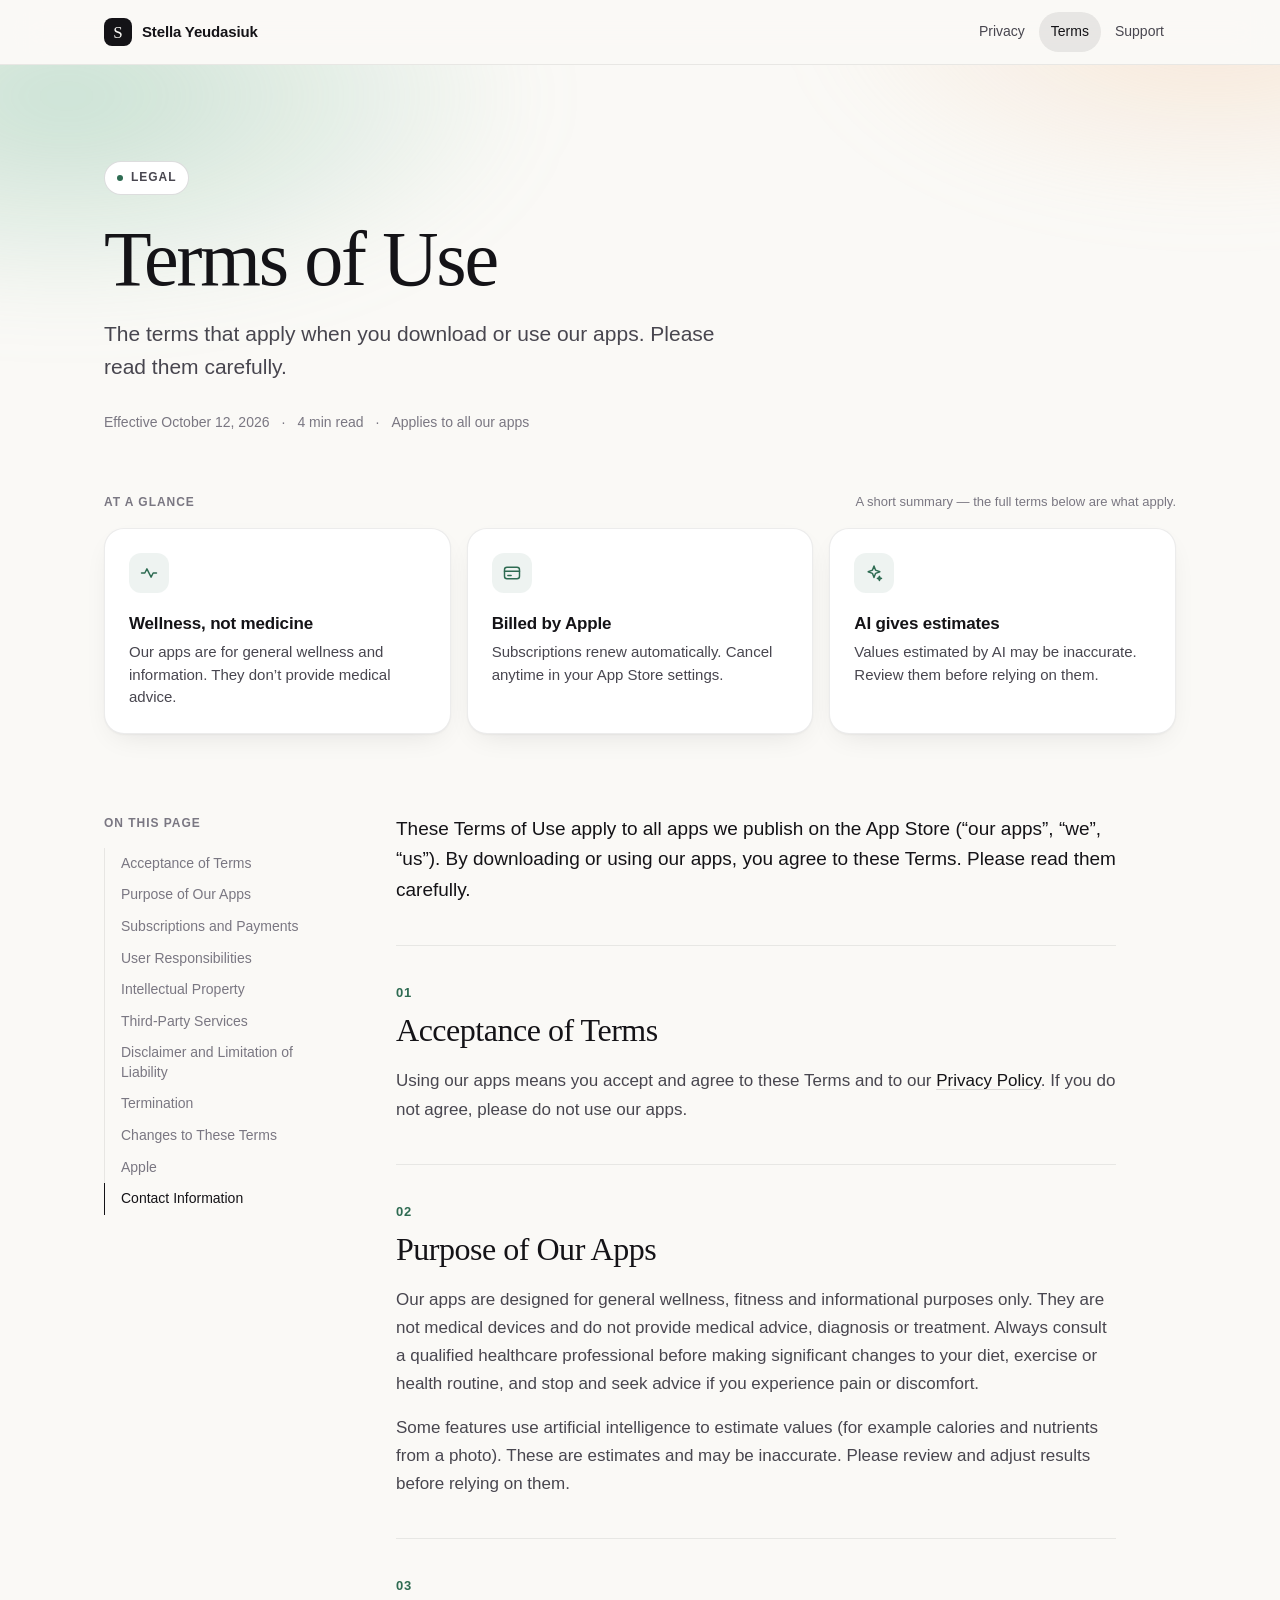
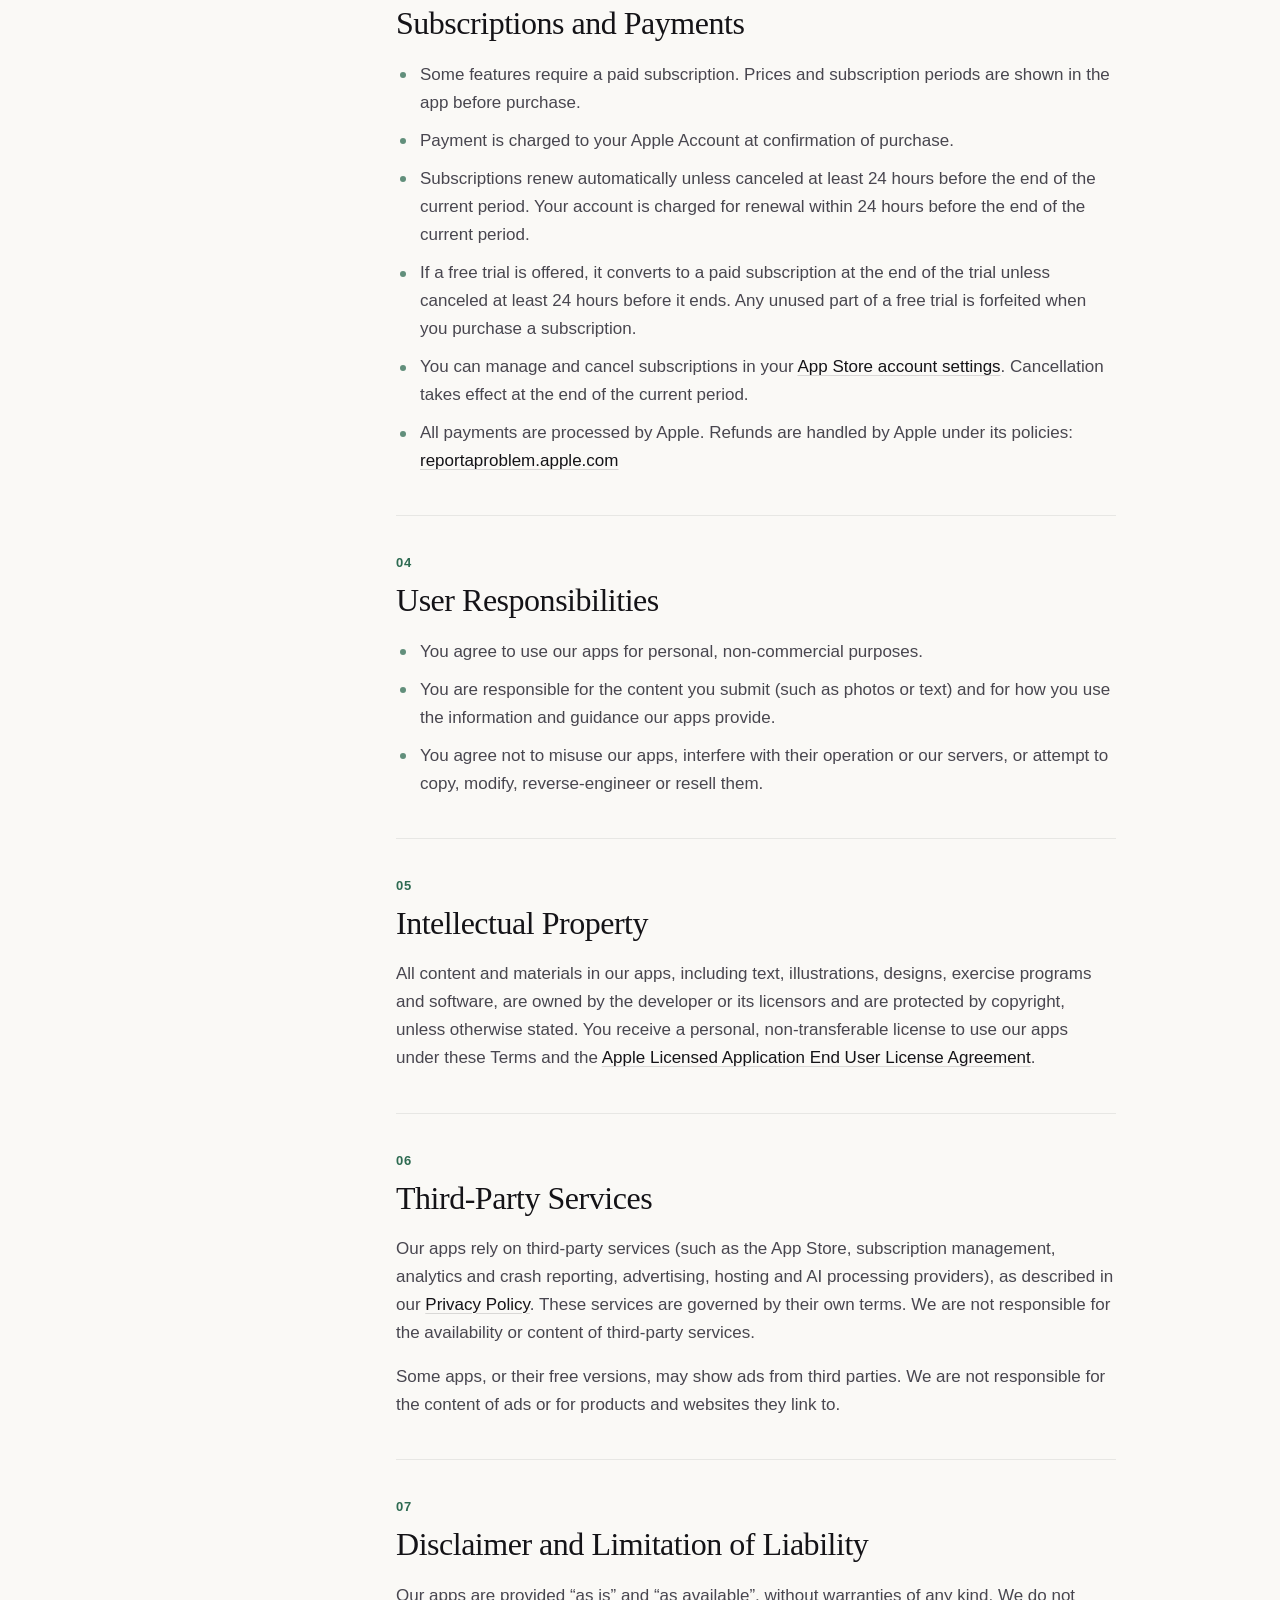
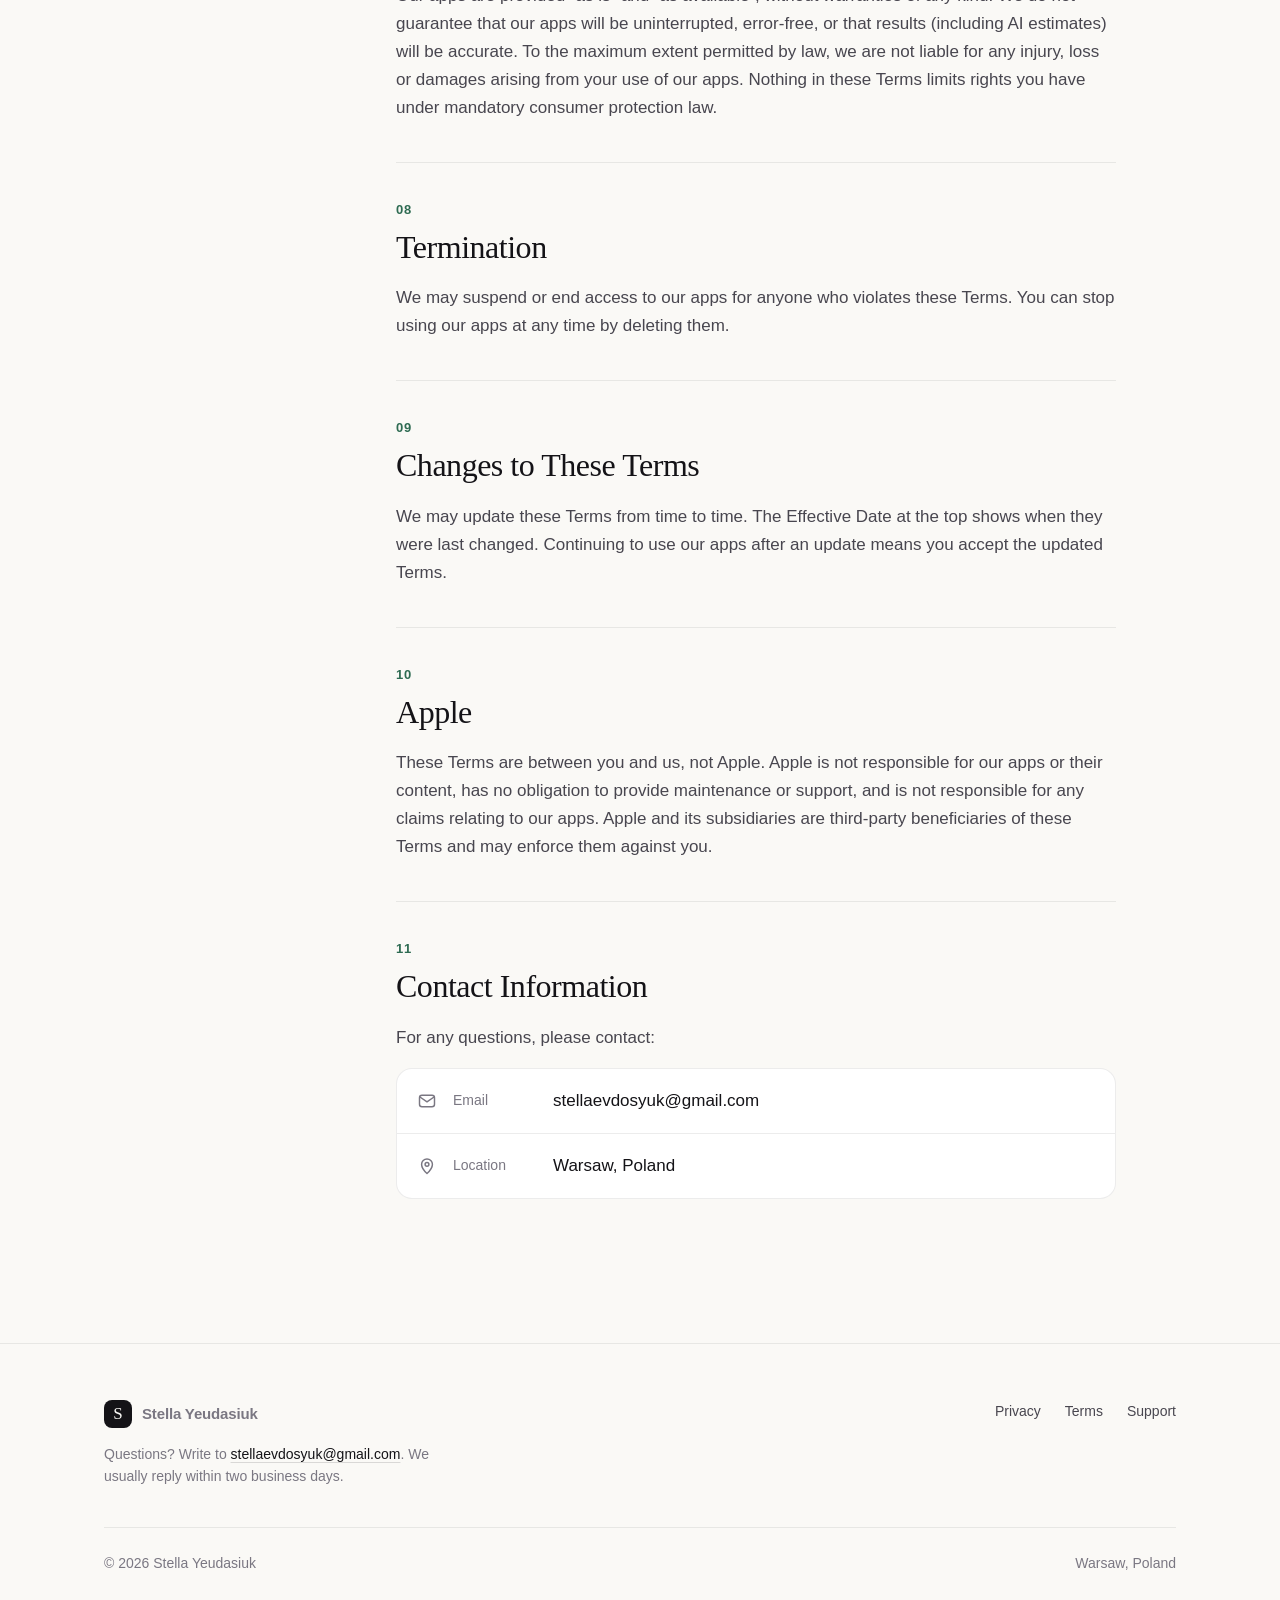
<file: terms/index.html>
<!doctype html>
<html lang="en">
<head>
  <meta charset="utf-8">
  <meta name="viewport" content="width=device-width, initial-scale=1, viewport-fit=cover">
  <title>Terms of Use — Stella Yeudasiuk</title>
  <meta name="description" content="The terms that apply when you download or use our apps.">
  <link rel="canonical" href="https://stellaevdosyuk.github.io/terms/">
  <meta name="theme-color" content="#faf9f6" media="(prefers-color-scheme: light)">
  <meta name="theme-color" content="#0c0c0e" media="(prefers-color-scheme: dark)">
  <meta property="og:type" content="website">
  <meta property="og:title" content="Terms of Use">
  <meta property="og:description" content="The terms that apply when you download or use our apps.">
  <meta property="og:url" content="https://stellaevdosyuk.github.io/terms/">
  <link rel="icon" href="/favicon.svg" type="image/svg+xml">
  <link rel="stylesheet" href="/assets/style.css?v=2">
  <script src="/assets/site.js?v=2" defer></script>
</head>
<body>
  <a class="skip" href="#main">Skip to content</a>
  <div class="progress" aria-hidden="true"><span></span></div>

  <header class="nav">
    <div class="wrap nav__inner">
      <a class="brand" href="/"><span class="brand__mark" aria-hidden="true">S</span><span class="brand__name">Stella Yeudasiuk</span></a>
      <nav class="nav__links" aria-label="Primary">
        <a href="/privacy/">Privacy</a>
        <a href="/terms/" aria-current="page">Terms</a>
        <a href="/support/">Support</a>
      </nav>
    </div>
  </header>

  <main id="main">
    <section class="hero">
      <div class="wrap">
        <p class="eyebrow">Legal</p>
        <h1>Terms of Use</h1>
        <p class="lead">The terms that apply when you download or use our apps. Please read them carefully.</p>
        <ul class="meta">
          <li>Effective October 12, 2026</li>
          <li>4 min read</li>
          <li>Applies to all our apps</li>
        </ul>
      </div>
    </section>

    <section class="wrap block" aria-labelledby="glance">
      <div class="block__head">
        <h2 class="label" id="glance">At a glance</h2>
        <p class="block__note">A short summary — the full terms below are what apply.</p>
      </div>
      <div class="cards cards--3">
        <div class="card">
          <div class="card__icon"><svg class="icon" viewBox="0 0 24 24" aria-hidden="true"><path d="M3 12h4l2.5-5 5 10 2.5-5h4"/></svg></div>
          <h3>Wellness, not medicine</h3>
          <p>Our apps are for general wellness and information. They don’t provide medical advice.</p>
        </div>
        <div class="card">
          <div class="card__icon"><svg class="icon" viewBox="0 0 24 24" aria-hidden="true"><rect x="3" y="5" width="18" height="14" rx="3"/><path d="M3 10h18"/><path d="M7 15h4"/></svg></div>
          <h3>Billed by Apple</h3>
          <p>Subscriptions renew automatically. Cancel anytime in your App Store settings.</p>
        </div>
        <div class="card">
          <div class="card__icon"><svg class="icon" viewBox="0 0 24 24" aria-hidden="true"><path d="M12 3.5l1.9 5.1 5.1 1.9-5.1 1.9-1.9 5.1-1.9-5.1-5.1-1.9 5.1-1.9L12 3.5z"/><path d="M18.5 16l.7 1.8 1.8.7-1.8.7-.7 1.8-.7-1.8-1.8-.7 1.8-.7.7-1.8z"/></svg></div>
          <h3>AI gives estimates</h3>
          <p>Values estimated by AI may be inaccurate. Review them before relying on them.</p>
        </div>
      </div>
    </section>

    <div class="wrap doc">
      <details class="toc">
        <summary>On this page</summary>
        <ol>
          <li><a href="#acceptance">Acceptance of Terms</a></li>
          <li><a href="#purpose">Purpose of Our Apps</a></li>
          <li><a href="#subscriptions">Subscriptions and Payments</a></li>
          <li><a href="#responsibilities">User Responsibilities</a></li>
          <li><a href="#intellectual-property">Intellectual Property</a></li>
          <li><a href="#third-party">Third-Party Services</a></li>
          <li><a href="#liability">Disclaimer and Limitation of Liability</a></li>
          <li><a href="#termination">Termination</a></li>
          <li><a href="#changes">Changes to These Terms</a></li>
          <li><a href="#apple">Apple</a></li>
          <li><a href="#contact">Contact Information</a></li>
        </ol>
      </details>

      <article class="prose">
        <p class="intro">These Terms of Use apply to all apps we publish on the App Store (“our apps”, “we”, “us”). By downloading or using our apps, you agree to these Terms. Please read them carefully.</p>

        <section id="acceptance">
          <h2><span class="num">01</span>Acceptance of Terms</h2>
          <p>Using our apps means you accept and agree to these Terms and to our <a href="/privacy/">Privacy Policy</a>. If you do not agree, please do not use our apps.</p>
        </section>

        <section id="purpose">
          <h2><span class="num">02</span>Purpose of Our Apps</h2>
          <p>Our apps are designed for general wellness, fitness and informational purposes only. They are not medical devices and do not provide medical advice, diagnosis or treatment. Always consult a qualified healthcare professional before making significant changes to your diet, exercise or health routine, and stop and seek advice if you experience pain or discomfort.</p>
          <p>Some features use artificial intelligence to estimate values (for example calories and nutrients from a photo). These are estimates and may be inaccurate. Please review and adjust results before relying on them.</p>
        </section>

        <section id="subscriptions">
          <h2><span class="num">03</span>Subscriptions and Payments</h2>
          <ul>
            <li>Some features require a paid subscription. Prices and subscription periods are shown in the app before purchase.</li>
            <li>Payment is charged to your Apple Account at confirmation of purchase.</li>
            <li>Subscriptions renew automatically unless canceled at least 24 hours before the end of the current period. Your account is charged for renewal within 24 hours before the end of the current period.</li>
            <li>If a free trial is offered, it converts to a paid subscription at the end of the trial unless canceled at least 24 hours before it ends. Any unused part of a free trial is forfeited when you purchase a subscription.</li>
            <li>You can manage and cancel subscriptions in your <a href="https://apps.apple.com/account/subscriptions">App Store account settings</a>. Cancellation takes effect at the end of the current period.</li>
            <li>All payments are processed by Apple. Refunds are handled by Apple under its policies: <a href="https://reportaproblem.apple.com">reportaproblem.apple.com</a></li>
          </ul>
        </section>

        <section id="responsibilities">
          <h2><span class="num">04</span>User Responsibilities</h2>
          <ul>
            <li>You agree to use our apps for personal, non-commercial purposes.</li>
            <li>You are responsible for the content you submit (such as photos or text) and for how you use the information and guidance our apps provide.</li>
            <li>You agree not to misuse our apps, interfere with their operation or our servers, or attempt to copy, modify, reverse-engineer or resell them.</li>
          </ul>
        </section>

        <section id="intellectual-property">
          <h2><span class="num">05</span>Intellectual Property</h2>
          <p>All content and materials in our apps, including text, illustrations, designs, exercise programs and software, are owned by the developer or its licensors and are protected by copyright, unless otherwise stated. You receive a personal, non-transferable license to use our apps under these Terms and the <a href="https://www.apple.com/legal/internet-services/itunes/dev/stdeula/">Apple Licensed Application End User License Agreement</a>.</p>
        </section>

        <section id="third-party">
          <h2><span class="num">06</span>Third-Party Services</h2>
          <p>Our apps rely on third-party services (such as the App Store, subscription management, analytics and crash reporting, advertising, hosting and AI processing providers), as described in our <a href="/privacy/">Privacy Policy</a>. These services are governed by their own terms. We are not responsible for the availability or content of third-party services.</p>
          <p>Some apps, or their free versions, may show ads from third parties. We are not responsible for the content of ads or for products and websites they link to.</p>
        </section>

        <section id="liability">
          <h2><span class="num">07</span>Disclaimer and Limitation of Liability</h2>
          <p>Our apps are provided “as is” and “as available”, without warranties of any kind. We do not guarantee that our apps will be uninterrupted, error-free, or that results (including AI estimates) will be accurate. To the maximum extent permitted by law, we are not liable for any injury, loss or damages arising from your use of our apps. Nothing in these Terms limits rights you have under mandatory consumer protection law.</p>
        </section>

        <section id="termination">
          <h2><span class="num">08</span>Termination</h2>
          <p>We may suspend or end access to our apps for anyone who violates these Terms. You can stop using our apps at any time by deleting them.</p>
        </section>

        <section id="changes">
          <h2><span class="num">09</span>Changes to These Terms</h2>
          <p>We may update these Terms from time to time. The Effective Date at the top shows when they were last changed. Continuing to use our apps after an update means you accept the updated Terms.</p>
        </section>

        <section id="apple">
          <h2><span class="num">10</span>Apple</h2>
          <p>These Terms are between you and us, not Apple. Apple is not responsible for our apps or their content, has no obligation to provide maintenance or support, and is not responsible for any claims relating to our apps. Apple and its subsidiaries are third-party beneficiaries of these Terms and may enforce them against you.</p>
        </section>

        <section id="contact">
          <h2><span class="num">11</span>Contact Information</h2>
          <p>For any questions, please contact:</p>
          <div class="contact">
            <div class="contact__row">
              <svg class="icon" viewBox="0 0 24 24" aria-hidden="true"><rect x="3" y="5" width="18" height="14" rx="3"/><path d="M4 7.5l8 5.5 8-5.5"/></svg>
              <span class="contact__label">Email</span>
              <a class="contact__value" href="mailto:stellaevdosyuk@gmail.com">stellaevdosyuk@gmail.com</a>
            </div>
            <div class="contact__row">
              <svg class="icon" viewBox="0 0 24 24" aria-hidden="true"><path d="M12 21s-6.5-5.6-6.5-11a6.5 6.5 0 0 1 13 0c0 5.4-6.5 11-6.5 11z"/><circle cx="12" cy="10" r="2.3"/></svg>
              <span class="contact__label">Location</span>
              <span class="contact__value">Warsaw, Poland</span>
            </div>
          </div>
        </section>
      </article>
    </div>
  </main>

  <footer class="footer">
    <div class="wrap">
      <div class="footer__top">
        <div>
          <a class="brand" href="/"><span class="brand__mark" aria-hidden="true">S</span><span class="brand__name">Stella Yeudasiuk</span></a>
          <p class="footer__note">Questions? Write to <a href="mailto:stellaevdosyuk@gmail.com">stellaevdosyuk@gmail.com</a>. We usually reply within two business days.</p>
        </div>
        <nav class="footer__links" aria-label="Footer">
          <a href="/privacy/">Privacy</a>
          <a href="/terms/">Terms</a>
          <a href="/support/">Support</a>
        </nav>
      </div>
      <div class="footer__bottom">
        <span>© 2026 Stella Yeudasiuk</span>
        <span>Warsaw, Poland</span>
      </div>
    </div>
  </footer>
</body>
</html>
</file>
<file: assets/style.css>
/* ---------- Tokens ---------- */

:root {
  --bg: #faf9f6;
  --bg-elev: #ffffff;
  --glass: rgba(250, 249, 246, 0.78);
  --ink: #141317;
  --ink-2: #48464f;
  --muted: #7a7782;
  --line: rgba(20, 19, 23, 0.08);
  --line-2: rgba(20, 19, 23, 0.14);
  --accent: #2e6b52;
  --accent-soft: rgba(46, 107, 82, 0.08);
  --glow-1: rgba(122, 186, 154, 0.38);
  --glow-2: rgba(240, 192, 150, 0.32);
  --shadow: 0 1px 2px rgba(20, 19, 23, 0.04), 0 10px 30px -12px rgba(20, 19, 23, 0.12);
  --shadow-hover: 0 2px 4px rgba(20, 19, 23, 0.05), 0 22px 44px -18px rgba(20, 19, 23, 0.22);
  --radius: 20px;
  --serif: ui-serif, "New York", "Iowan Old Style", "Palatino Linotype", Georgia, serif;
  --sans: -apple-system, BlinkMacSystemFont, "SF Pro Text", "Segoe UI", Roboto, "Helvetica Neue", Arial, sans-serif;
  color-scheme: light dark;
}

@media (prefers-color-scheme: dark) {
  :root {
    --bg: #0c0c0e;
    --bg-elev: #151518;
    --glass: rgba(12, 12, 14, 0.72);
    --ink: #f3f2ef;
    --ink-2: #c3c1c9;
    --muted: #8e8b96;
    --line: rgba(255, 255, 255, 0.08);
    --line-2: rgba(255, 255, 255, 0.15);
    --accent: #84cfa9;
    --accent-soft: rgba(132, 207, 169, 0.1);
    --glow-1: rgba(64, 140, 106, 0.32);
    --glow-2: rgba(168, 104, 70, 0.22);
    --shadow: 0 1px 2px rgba(0, 0, 0, 0.3), 0 10px 30px -12px rgba(0, 0, 0, 0.5);
    --shadow-hover: 0 2px 4px rgba(0, 0, 0, 0.3), 0 22px 44px -18px rgba(0, 0, 0, 0.7);
  }
}

/* ---------- Base ---------- */

*,
*::before,
*::after {
  box-sizing: border-box;
}

html {
  -webkit-text-size-adjust: 100%;
  text-size-adjust: 100%;
}

@media (prefers-reduced-motion: no-preference) {
  html {
    scroll-behavior: smooth;
  }
}

body {
  margin: 0;
  background: var(--bg);
  color: var(--ink);
  font: 400 17px/1.65 var(--sans);
  -webkit-font-smoothing: antialiased;
  -moz-osx-font-smoothing: grayscale;
  text-rendering: optimizeLegibility;
}

svg {
  display: block;
}

a {
  color: inherit;
}

:focus-visible {
  outline: 2px solid var(--accent);
  outline-offset: 3px;
  border-radius: 6px;
}

.wrap {
  width: 100%;
  max-width: 1120px;
  margin: 0 auto;
  padding-right: 24px;
  padding-left: 24px;
}

.icon {
  width: 20px;
  height: 20px;
  fill: none;
  stroke: currentColor;
  stroke-width: 1.75;
  stroke-linecap: round;
  stroke-linejoin: round;
  flex: none;
}

.skip {
  position: absolute;
  left: 16px;
  top: -60px;
  z-index: 100;
  padding: 10px 16px;
  border-radius: 999px;
  background: var(--ink);
  color: var(--bg);
  font-size: 14px;
  font-weight: 600;
  text-decoration: none;
}

.skip:focus {
  top: 12px;
}

/* ---------- Navigation ---------- */

.nav {
  position: sticky;
  top: 0;
  z-index: 50;
  background: var(--glass);
  -webkit-backdrop-filter: saturate(180%) blur(20px);
  backdrop-filter: saturate(180%) blur(20px);
  border-bottom: 1px solid var(--line);
}

.nav__inner {
  display: flex;
  align-items: center;
  justify-content: space-between;
  gap: 16px;
  height: 64px;
}

.brand {
  display: inline-flex;
  align-items: center;
  gap: 10px;
  min-width: 0;
  font-size: 15px;
  font-weight: 600;
  letter-spacing: -0.01em;
  text-decoration: none;
}

.brand__mark {
  display: grid;
  place-items: center;
  flex: none;
  width: 28px;
  height: 28px;
  border-radius: 8px;
  background: var(--ink);
  color: var(--bg);
  font: 500 17px/1 var(--serif);
}

.brand__name {
  overflow: hidden;
  white-space: nowrap;
  text-overflow: ellipsis;
}

.nav__links {
  display: flex;
  gap: 2px;
}

.nav__links a {
  padding: 8px 12px;
  border-radius: 999px;
  color: var(--ink-2);
  font-size: 14px;
  font-weight: 500;
  text-decoration: none;
  transition: background-color 0.2s, color 0.2s;
}

.nav__links a:hover,
.nav__links a[aria-current="page"] {
  background: var(--line);
  color: var(--ink);
}

.progress {
  position: fixed;
  inset: 0 0 auto;
  z-index: 60;
  height: 2px;
  pointer-events: none;
}

.progress span {
  display: block;
  height: 100%;
  background: var(--accent);
  transform: scaleX(0);
  transform-origin: 0 50%;
}

/* ---------- Hero ---------- */

.hero {
  position: relative;
  isolation: isolate;
  overflow: hidden;
  padding: 96px 0 56px;
}

.hero::before {
  content: "";
  position: absolute;
  z-index: -1;
  inset: -60% -20% auto;
  height: 160%;
  background:
    radial-gradient(38% 46% at 18% 42%, var(--glow-1), transparent 70%),
    radial-gradient(32% 40% at 82% 30%, var(--glow-2), transparent 70%);
  filter: blur(36px);
  pointer-events: none;
}

.eyebrow {
  display: inline-flex;
  align-items: center;
  gap: 8px;
  margin: 0 0 24px;
  padding: 6px 12px;
  border: 1px solid var(--line-2);
  border-radius: 999px;
  background: var(--bg-elev);
  color: var(--ink-2);
  font-size: 12px;
  font-weight: 600;
  letter-spacing: 0.08em;
  text-transform: uppercase;
}

.eyebrow::before {
  content: "";
  width: 6px;
  height: 6px;
  border-radius: 50%;
  background: var(--accent);
}

h1 {
  max-width: 15ch;
  margin: 0 0 20px;
  font: 500 clamp(44px, 7.2vw, 78px)/1.02 var(--serif);
  letter-spacing: -0.028em;
}

.lead {
  max-width: 56ch;
  margin: 0;
  color: var(--ink-2);
  font-size: clamp(18px, 2vw, 21px);
  line-height: 1.55;
}

.meta {
  display: flex;
  flex-wrap: wrap;
  gap: 8px 0;
  margin: 28px 0 0;
  padding: 0;
  list-style: none;
  color: var(--muted);
  font-size: 14px;
}

.meta li + li::before {
  content: "·";
  margin: 0 12px;
}

.actions {
  display: flex;
  flex-wrap: wrap;
  gap: 12px;
  margin-top: 36px;
}

.hint {
  margin: 16px 0 0;
  color: var(--muted);
  font-size: 14px;
}

/* ---------- Buttons ---------- */

.btn {
  display: inline-flex;
  align-items: center;
  justify-content: center;
  gap: 10px;
  height: 50px;
  padding: 0 24px;
  border: 1px solid transparent;
  border-radius: 999px;
  font: 600 15px/1 var(--sans);
  text-decoration: none;
  cursor: pointer;
  transition: opacity 0.2s, background-color 0.2s, transform 0.15s;
}

.btn:active {
  transform: scale(0.98);
}

.btn .icon {
  width: 18px;
  height: 18px;
}

.btn--primary {
  background: var(--ink);
  color: var(--bg);
}

.btn--primary:hover {
  opacity: 0.86;
}

.btn--ghost {
  border-color: var(--line-2);
  background: var(--bg-elev);
  color: var(--ink);
}

.btn--ghost:hover {
  background: var(--line);
}

/* ---------- Cards ---------- */

.block {
  padding-bottom: 24px;
}

.block__head {
  display: flex;
  flex-wrap: wrap;
  align-items: baseline;
  justify-content: space-between;
  gap: 4px 16px;
  margin-bottom: 16px;
}

.label {
  margin: 0;
  color: var(--muted);
  font-size: 12px;
  font-weight: 600;
  letter-spacing: 0.08em;
  text-transform: uppercase;
}

.block__note {
  margin: 0;
  color: var(--muted);
  font-size: 13px;
}

.cards {
  display: grid;
  grid-template-columns: repeat(4, minmax(0, 1fr));
  gap: 16px;
}

.cards--3 {
  grid-template-columns: repeat(3, minmax(0, 1fr));
}

.card {
  display: flex;
  flex-direction: column;
  padding: 24px;
  border: 1px solid var(--line);
  border-radius: var(--radius);
  background: var(--bg-elev);
  box-shadow: var(--shadow);
}

.card__icon {
  display: grid;
  place-items: center;
  width: 40px;
  height: 40px;
  margin-bottom: 20px;
  border-radius: 12px;
  background: var(--accent-soft);
  color: var(--accent);
}

.card h3 {
  margin: 0 0 6px;
  font-size: 17px;
  font-weight: 600;
  line-height: 1.3;
  letter-spacing: -0.01em;
}

.card p {
  margin: 0;
  color: var(--ink-2);
  font-size: 15px;
  line-height: 1.5;
}

a.card {
  text-decoration: none;
  transition: transform 0.25s ease, box-shadow 0.25s ease, border-color 0.25s;
}

a.card:hover {
  transform: translateY(-2px);
  border-color: var(--line-2);
  box-shadow: var(--shadow-hover);
}

.card__more {
  display: inline-flex;
  align-items: center;
  gap: 6px;
  margin-top: auto;
  padding-top: 24px;
  color: var(--ink);
  font-size: 14px;
  font-weight: 600;
}

.card__more .icon {
  width: 16px;
  height: 16px;
  transition: transform 0.25s ease;
}

a.card:hover .card__more .icon {
  transform: translateX(3px);
}

.cards--large .card {
  min-height: 260px;
  padding: 32px;
}

.cards--large .card h3 {
  margin-bottom: 10px;
  font: 500 28px/1.15 var(--serif);
  letter-spacing: -0.015em;
}

/* ---------- Apps ---------- */

.block--apps {
  padding-bottom: 48px;
}

.apps {
  display: grid;
  gap: 16px;
  margin: 0;
  padding: 0;
  list-style: none;
}

.app {
  display: grid;
  grid-template-columns: 72px minmax(0, 1fr) auto;
  align-items: center;
  gap: 24px;
  padding: 28px 32px;
  border: 1px solid var(--line);
  border-radius: var(--radius);
  background: var(--bg-elev);
  box-shadow: var(--shadow);
}

.app__icon {
  align-self: start;
  width: 72px;
  height: 72px;
  border-radius: 22.5%;
  box-shadow: 0 0 0 1px var(--line);
}

.app h3 {
  margin: 0;
  font: 500 26px/1.2 var(--serif);
  letter-spacing: -0.015em;
}

.app p {
  margin: 0;
  color: var(--ink-2);
  font-size: 15px;
  line-height: 1.5;
}

.app .app__tagline {
  margin: 2px 0 10px;
  color: var(--muted);
}

.app__meta {
  display: flex;
  flex-wrap: wrap;
  gap: 8px;
  margin: 14px 0 0;
  padding: 0;
  list-style: none;
}

.app__meta li {
  padding: 4px 10px;
  border-radius: 999px;
  background: var(--accent-soft);
  color: var(--accent);
  font-size: 12px;
  font-weight: 600;
}

/* ---------- Document ---------- */

.doc {
  display: grid;
  grid-template-columns: 220px minmax(0, 1fr);
  gap: 72px;
  padding-top: 56px;
  padding-bottom: 104px;
}

.toc {
  position: sticky;
  top: 96px;
  align-self: start;
  max-height: calc(100vh - 128px);
  overflow: auto;
}

.toc summary {
  margin-bottom: 14px;
  color: var(--muted);
  font-size: 12px;
  font-weight: 600;
  letter-spacing: 0.08em;
  text-transform: uppercase;
  list-style: none;
}

.toc summary::-webkit-details-marker {
  display: none;
}

.toc ol {
  margin: 0;
  padding: 0;
  border-left: 1px solid var(--line);
  list-style: none;
}

.toc a {
  display: block;
  margin-left: -1px;
  padding: 6px 0 6px 16px;
  border-left: 1px solid transparent;
  color: var(--muted);
  font-size: 14px;
  line-height: 1.4;
  text-decoration: none;
  transition: color 0.2s, border-color 0.2s;
}

.toc a:hover {
  color: var(--ink);
}

.toc a.is-active {
  border-left-color: var(--ink);
  color: var(--ink);
}

.prose {
  max-width: 720px;
}

.prose .intro {
  margin: 0 0 40px;
  color: var(--ink);
  font-size: 19px;
  line-height: 1.6;
}

.prose section {
  padding: 40px 0 24px;
  border-top: 1px solid var(--line);
  scroll-margin-top: 80px;
}

.prose h2 {
  margin: 0 0 18px;
  font: 500 clamp(26px, 3vw, 32px)/1.2 var(--serif);
  letter-spacing: -0.015em;
}

.num {
  display: block;
  margin-bottom: 12px;
  color: var(--accent);
  font: 600 13px/1 var(--sans);
  font-variant-numeric: tabular-nums;
  letter-spacing: 0.06em;
}

.prose p {
  margin: 0 0 16px;
  color: var(--ink-2);
}

.prose ul {
  margin: 0 0 16px;
  padding: 0;
  list-style: none;
}

.prose li {
  position: relative;
  margin: 10px 0;
  padding-left: 24px;
  color: var(--ink-2);
}

.prose li::before {
  content: "";
  position: absolute;
  left: 4px;
  top: 0.68em;
  width: 6px;
  height: 6px;
  border-radius: 50%;
  background: var(--accent);
  opacity: 0.75;
}

.prose strong {
  color: var(--ink);
  font-weight: 600;
}

.prose a,
.faq a,
.footer__note a {
  color: var(--ink);
  text-decoration: underline;
  text-decoration-color: var(--line-2);
  text-decoration-thickness: 1px;
  text-underline-offset: 3px;
  transition: text-decoration-color 0.2s;
}

.prose a:hover,
.faq a:hover,
.footer__note a:hover {
  text-decoration-color: currentColor;
}

.callout {
  display: flex;
  gap: 16px;
  margin-top: 24px;
  padding: 20px 24px;
  border-radius: 16px;
  background: var(--accent-soft);
  color: var(--ink);
  font-size: 15px;
  line-height: 1.55;
}

.callout .icon {
  margin-top: 1px;
  color: var(--accent);
}

.callout p {
  margin: 0;
  color: inherit;
}

/* ---------- Contact ---------- */

.contact {
  margin: 8px 0 16px;
  border: 1px solid var(--line);
  border-radius: 16px;
  background: var(--bg-elev);
  overflow: hidden;
}

.contact__row {
  display: flex;
  align-items: center;
  gap: 16px;
  padding: 18px 20px;
}

.contact__row + .contact__row {
  border-top: 1px solid var(--line);
}

.contact__row .icon {
  color: var(--muted);
}

.contact__label {
  min-width: 84px;
  color: var(--muted);
  font-size: 14px;
}

.contact__value {
  min-width: 0;
  overflow-wrap: anywhere;
  color: var(--ink);
  font-weight: 500;
}

a.contact__value {
  text-decoration: none;
}

a.contact__value:hover {
  text-decoration: underline;
  text-underline-offset: 3px;
}

/* ---------- FAQ ---------- */

.section {
  padding: 72px 0;
}

.section__title {
  margin: 0 0 32px;
  font: 500 clamp(32px, 4vw, 44px)/1.1 var(--serif);
  letter-spacing: -0.02em;
}

.faq {
  max-width: 820px;
  border-top: 1px solid var(--line);
}

.faq details {
  border-bottom: 1px solid var(--line);
}

.faq summary {
  display: flex;
  align-items: center;
  justify-content: space-between;
  gap: 24px;
  padding: 24px 0;
  font: 500 clamp(19px, 2.2vw, 22px)/1.35 var(--serif);
  letter-spacing: -0.01em;
  list-style: none;
  cursor: pointer;
}

.faq summary::-webkit-details-marker {
  display: none;
}

.plus {
  position: relative;
  flex: none;
  width: 32px;
  height: 32px;
  border: 1px solid var(--line-2);
  border-radius: 50%;
  transition: transform 0.25s ease, background-color 0.2s;
}

.plus::before,
.plus::after {
  content: "";
  position: absolute;
  top: 50%;
  left: 50%;
  width: 12px;
  height: 1.5px;
  border-radius: 1px;
  background: var(--ink);
  transform: translate(-50%, -50%);
}

.plus::after {
  transform: translate(-50%, -50%) rotate(90deg);
}

.faq summary:hover .plus {
  background: var(--line);
}

.faq details[open] .plus {
  transform: rotate(45deg);
}

.answer {
  padding: 0 56px 28px 0;
  color: var(--ink-2);
}

.answer p {
  margin: 0 0 12px;
}

.answer p:last-child {
  margin-bottom: 0;
}

.panel {
  display: flex;
  flex-wrap: wrap;
  align-items: center;
  justify-content: space-between;
  gap: 24px 40px;
  padding: 48px;
  border-radius: 28px;
  background: var(--ink);
  color: var(--bg);
}

.panel h2 {
  margin: 0 0 8px;
  font: 500 clamp(28px, 3.4vw, 38px)/1.15 var(--serif);
  letter-spacing: -0.02em;
}

.panel p {
  margin: 0;
  opacity: 0.72;
}

.panel .btn--primary {
  background: var(--bg);
  color: var(--ink);
}

.closing {
  padding-bottom: 104px;
}

.hero--tall {
  padding-bottom: 140px;
}

/* ---------- Footer ---------- */

.footer {
  padding: 56px 0 40px;
  border-top: 1px solid var(--line);
  color: var(--muted);
  font-size: 14px;
}

.footer__top {
  display: flex;
  flex-wrap: wrap;
  justify-content: space-between;
  gap: 32px;
}

.footer__note {
  max-width: 46ch;
  margin: 16px 0 0;
  line-height: 1.55;
}

.footer__links {
  display: flex;
  gap: 24px;
}

.footer__links a {
  color: var(--ink-2);
  text-decoration: none;
}

.footer__links a:hover {
  color: var(--ink);
}

.footer__bottom {
  display: flex;
  flex-wrap: wrap;
  justify-content: space-between;
  gap: 8px 24px;
  margin-top: 40px;
  padding-top: 24px;
  border-top: 1px solid var(--line);
}

.footer__bottom a {
  color: inherit;
  text-decoration: none;
}

.footer__bottom a:hover {
  color: var(--ink);
}

/* ---------- Responsive ---------- */

@media (max-width: 1000px) {
  .cards {
    grid-template-columns: repeat(2, minmax(0, 1fr));
  }

  .cards--3 {
    grid-template-columns: minmax(0, 1fr);
  }
}

@media (max-width: 800px) {
  .app {
    grid-template-columns: 72px minmax(0, 1fr);
  }

  .app__cta {
    grid-column: 2;
    justify-self: start;
  }
}

@media (max-width: 959px) {
  .doc {
    grid-template-columns: minmax(0, 1fr);
    gap: 24px;
    padding-top: 32px;
    padding-bottom: 72px;
  }

  .toc {
    position: static;
    max-height: none;
    border: 1px solid var(--line);
    border-radius: 16px;
    background: var(--bg-elev);
  }

  .toc summary {
    display: flex;
    align-items: center;
    justify-content: space-between;
    margin: 0;
    padding: 16px 20px;
    cursor: pointer;
  }

  .toc summary::after {
    content: "";
    width: 7px;
    height: 7px;
    margin-top: -4px;
    border-right: 1.5px solid currentColor;
    border-bottom: 1.5px solid currentColor;
    transform: rotate(45deg);
    transition: transform 0.2s;
  }

  .toc[open] summary::after {
    margin-top: 4px;
    transform: rotate(-135deg);
  }

  .toc ol {
    padding: 0 20px 12px;
    border: 0;
  }

  .toc a {
    margin: 0;
    padding: 8px 0;
    border: 0;
    font-size: 15px;
  }
}

@media (max-width: 600px) {
  body {
    font-size: 16px;
  }

  .wrap {
    padding-right: 16px;
    padding-left: 16px;
  }

  .nav__inner {
    height: 56px;
  }

  .nav__links a {
    padding: 8px 10px;
  }

  .hero {
    padding: 64px 0 40px;
  }

  .meta {
    gap: 6px 16px;
  }

  .meta li + li::before {
    content: none;
  }

  .cards {
    grid-template-columns: minmax(0, 1fr);
    gap: 12px;
  }

  .card,
  .cards--large .card {
    display: grid;
    grid-template-columns: 40px minmax(0, 1fr);
    align-content: start;
    column-gap: 16px;
    min-height: 0;
    padding: 20px;
  }

  .card__icon {
    grid-row: span 2;
    margin-bottom: 0;
  }

  .card h3,
  .card p,
  .card__more {
    grid-column: 2;
  }

  .cards--large .card h3 {
    font-size: 24px;
  }

  .card__more {
    padding-top: 14px;
  }

  .block--apps {
    padding-bottom: 32px;
  }

  .app {
    grid-template-columns: 60px minmax(0, 1fr);
    align-items: start;
    gap: 16px;
    padding: 20px;
  }

  .app__icon {
    width: 60px;
    height: 60px;
  }

  .app h3 {
    font-size: 22px;
  }

  .app__cta {
    grid-column: 1 / -1;
    justify-self: stretch;
  }

  .prose section {
    padding-top: 32px;
  }

  .actions .btn {
    flex: 1 1 100%;
  }

  .answer {
    padding-right: 0;
  }

  .panel {
    padding: 32px 24px;
    border-radius: 24px;
  }

  .panel .btn {
    width: 100%;
  }

  .contact__label {
    min-width: 72px;
  }
}

@media (max-width: 420px) {
  .brand__name {
    display: none;
  }
}

/* ---------- Print ---------- */

@media print {
  :root {
    --bg: #fff;
    --bg-elev: #fff;
    --ink: #000;
    --ink-2: #222;
    --muted: #555;
  }

  .nav,
  .toc,
  .progress,
  .footer__links,
  .hero::before,
  .block {
    display: none;
  }

  .hero {
    padding: 0 0 16px;
  }

  .doc {
    display: block;
    padding: 0;
  }

  .card,
  .contact {
    box-shadow: none;
  }
}
</file>
